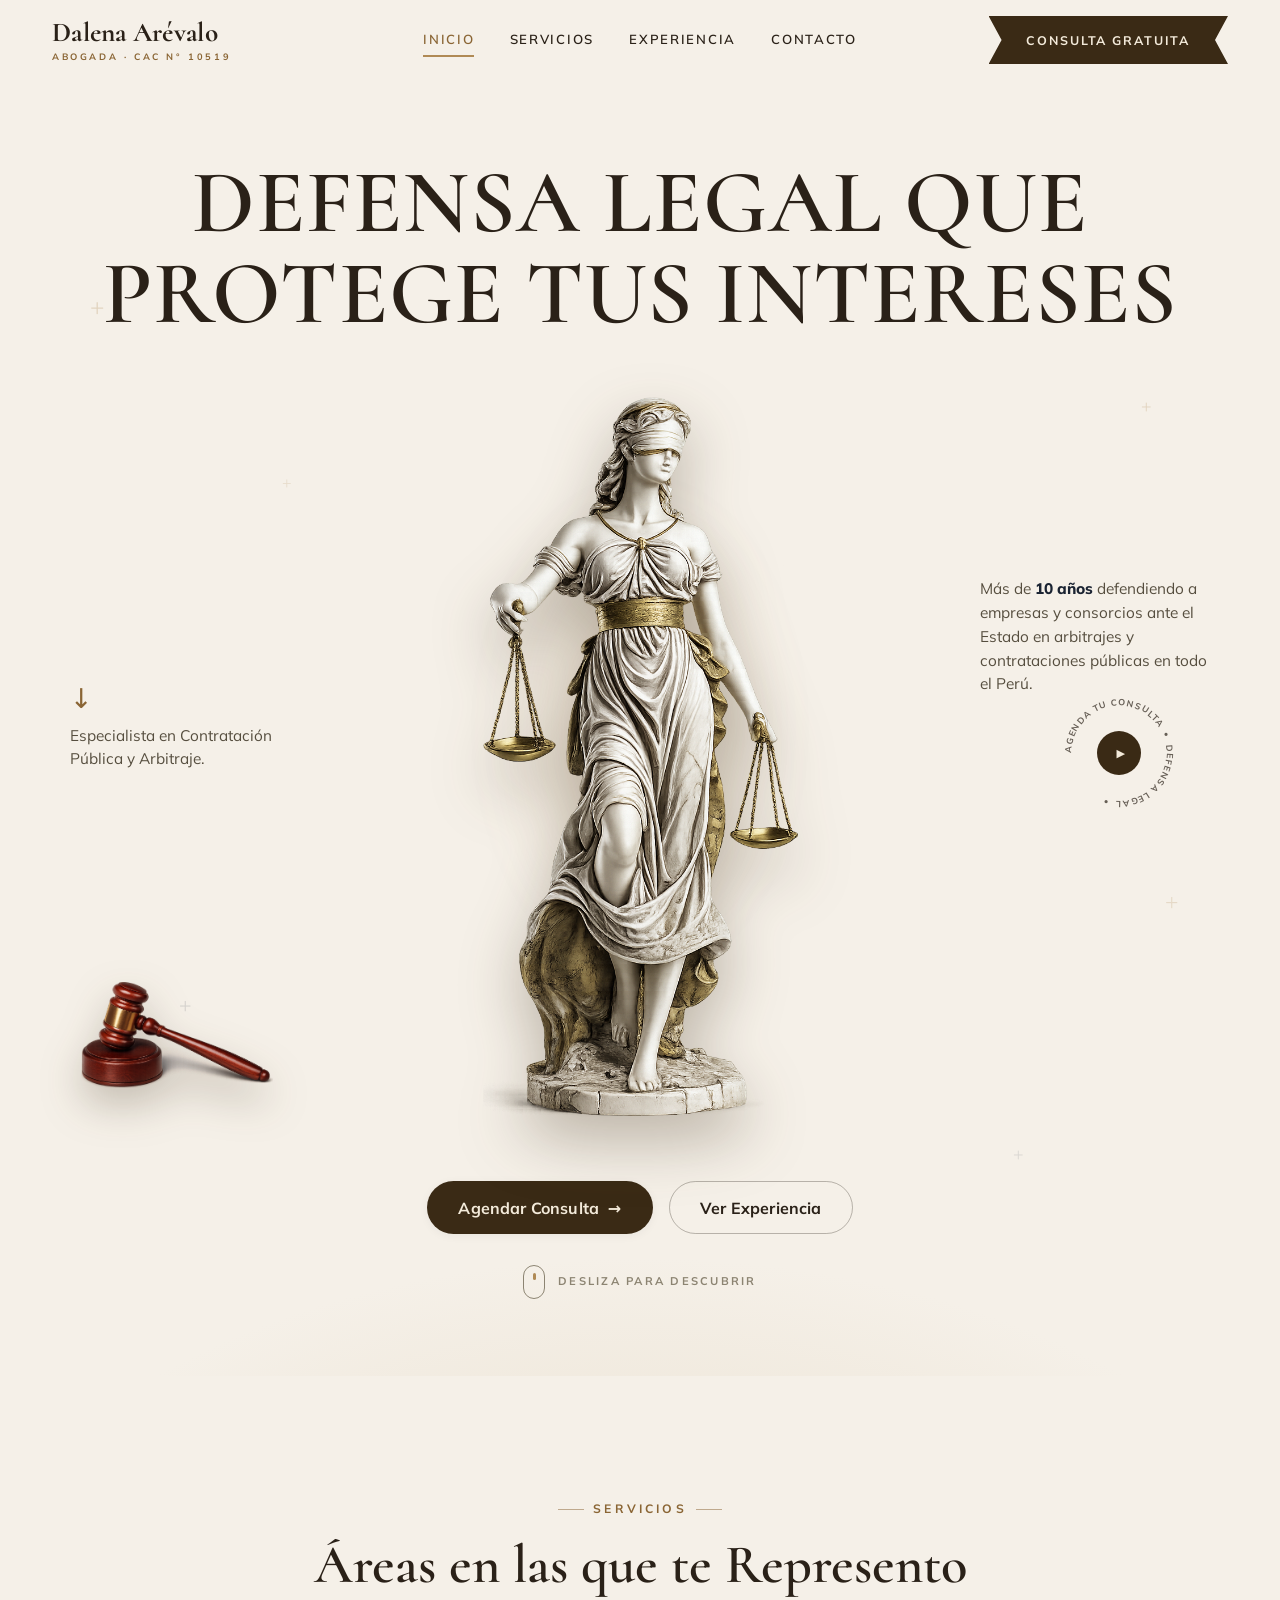
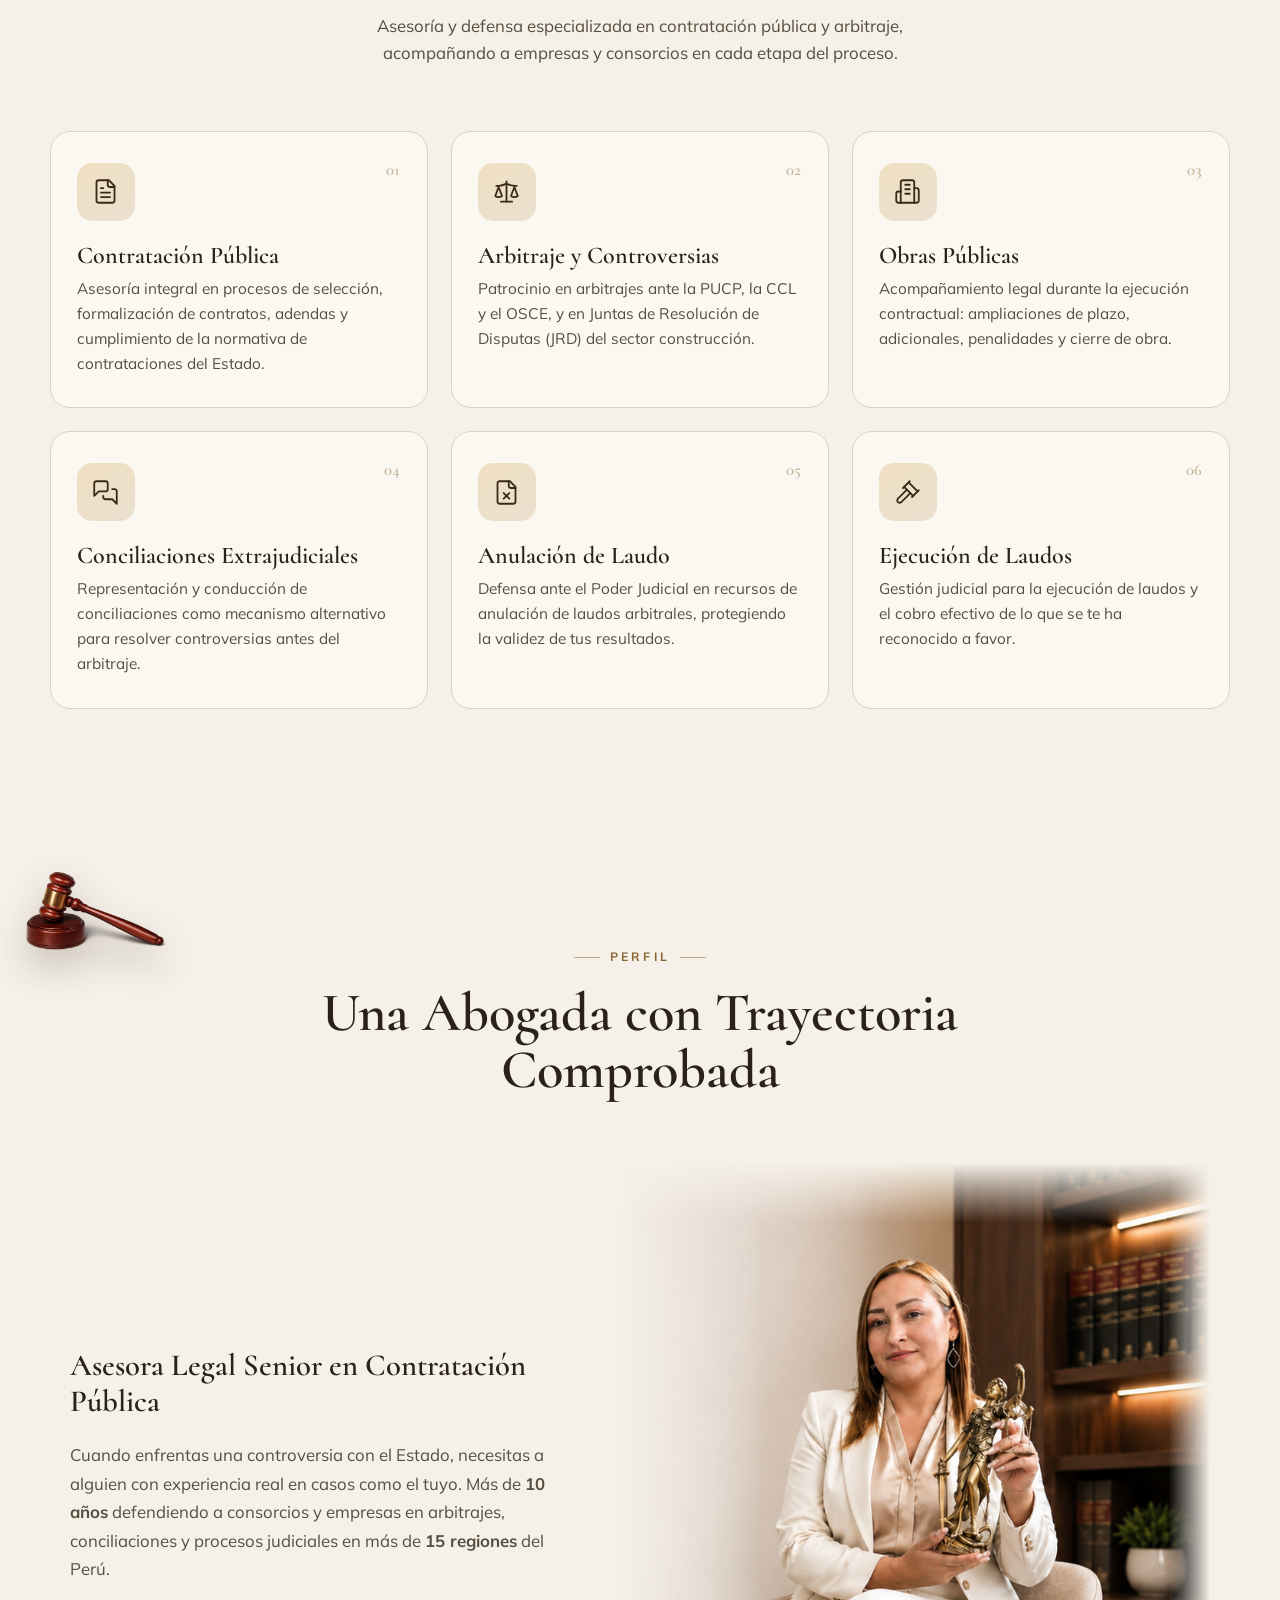
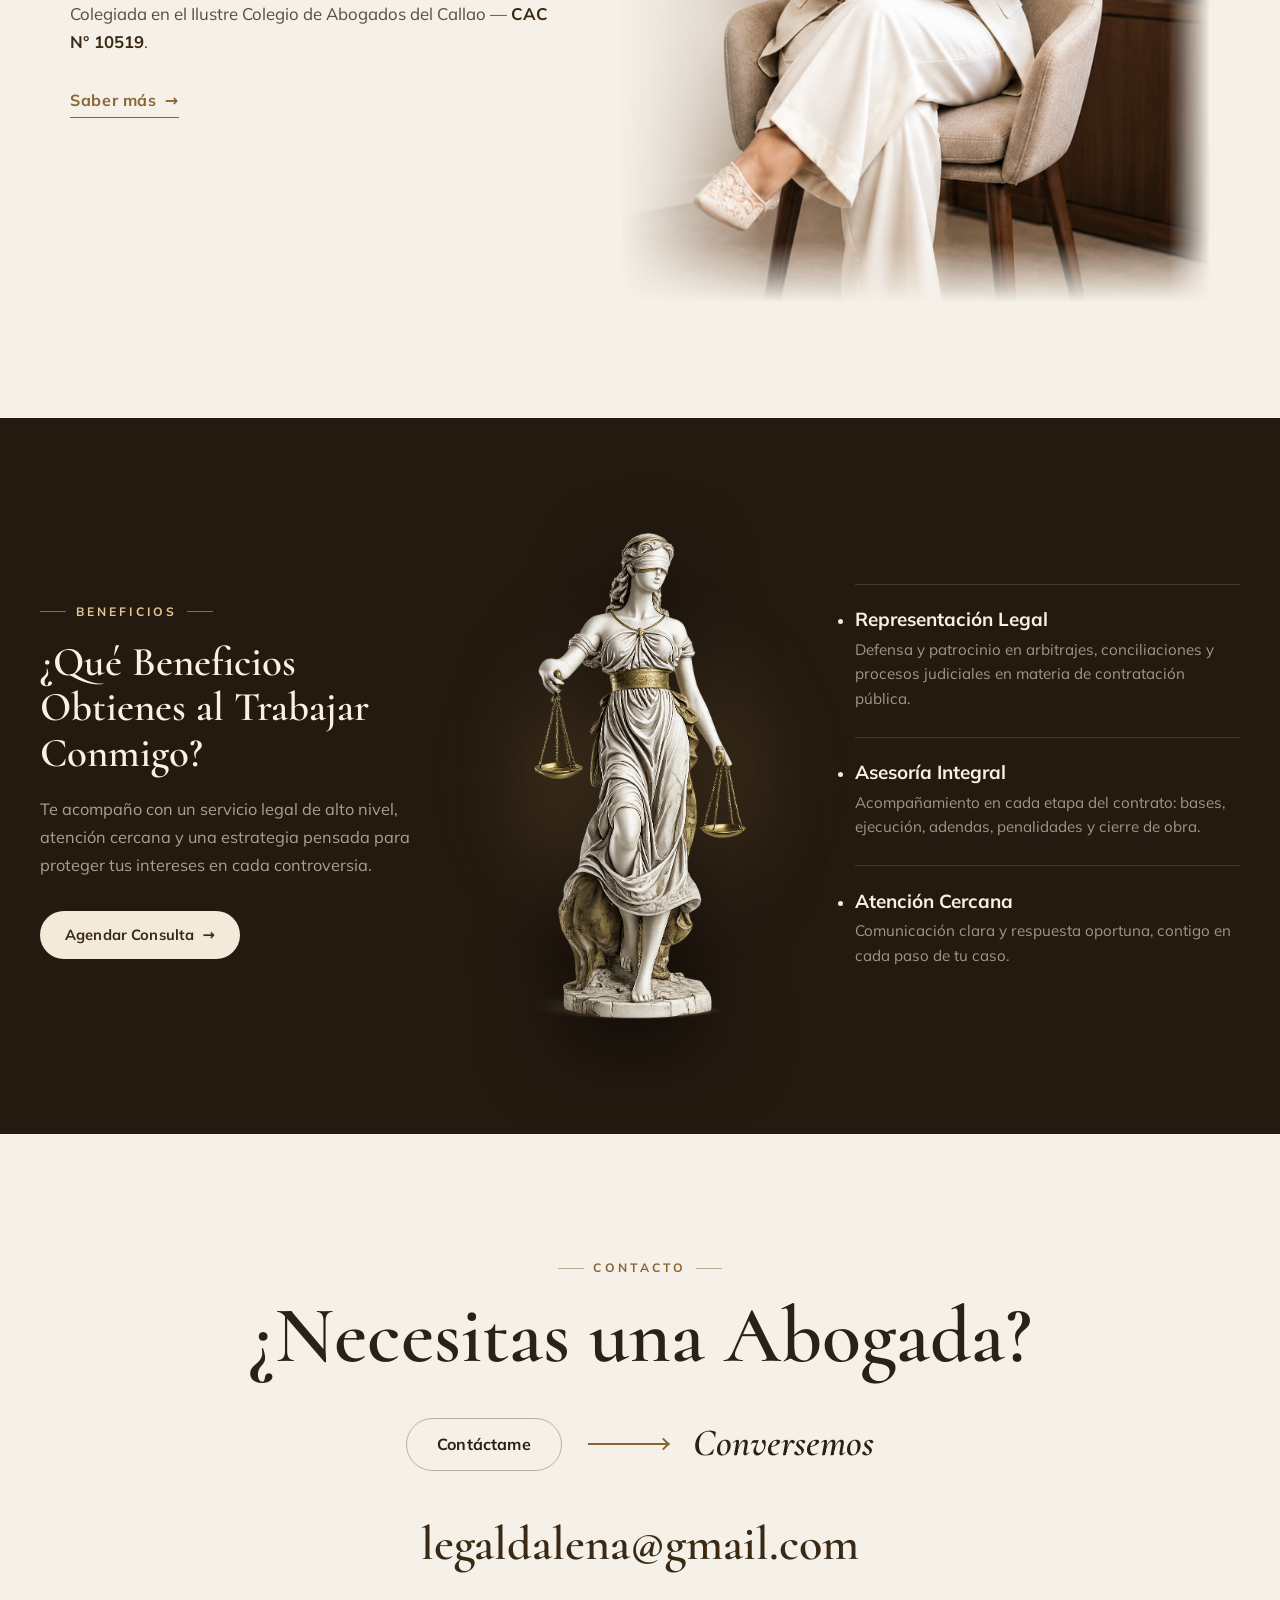
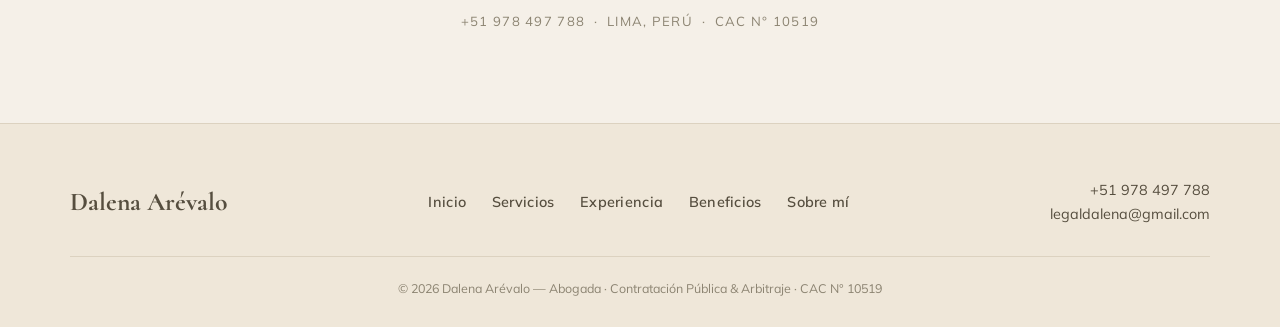
<file: index.html>
<!DOCTYPE html>
<html lang="es">
<head>
  <meta charset="UTF-8" />
  <meta name="viewport" content="width=device-width, initial-scale=1.0" />
  <script>document.documentElement.classList.add('js');</script>
  <title>Dalena Arévalo — Abogada | Contratación Pública &amp; Arbitraje</title>
  <meta name="description" content="Dalena Arévalo, abogada especialista en Contratación Pública, Arbitraje y Obras Públicas en Lima, Perú. Más de 10 años protegiendo a empresas y consorcios. Colegiada CAC N° 10519." />
  <meta name="theme-color" content="#F5F0E8" />
  <link rel="icon" type="image/png" href="assets/images/favicon.png" />
  <link rel="apple-touch-icon" href="assets/images/favicon.png" />

  <!-- Open Graph / redes -->
  <meta property="og:type" content="website" />
  <meta property="og:locale" content="es_PE" />
  <meta property="og:title" content="Dalena Arévalo — Abogada | Contratación Pública &amp; Arbitraje" />
  <meta property="og:description" content="Especialista en Contratación Pública, Arbitraje y Obras Públicas en Lima, Perú. +10 años protegiendo a empresas y consorcios." />
  <meta property="og:url" content="https://dalena-abogada.vercel.app/" />
  <meta property="og:image" content="https://dalena-abogada.vercel.app/assets/images/og-image.png" />
  <meta property="og:image:width" content="1200" />
  <meta property="og:image:height" content="630" />
  <meta name="twitter:card" content="summary_large_image" />

  <!-- Tipografías: Cormorant (display) + Mulish (cuerpo) -->
  <link rel="preconnect" href="https://fonts.googleapis.com" />
  <link rel="preconnect" href="https://fonts.gstatic.com" crossorigin />
  <link href="https://fonts.googleapis.com/css2?family=Cormorant:ital,wght@0,400;0,500;0,600;0,700;1,500;1,600;1,700&family=Mulish:ital,wght@0,300..800;1,400..700&display=swap" rel="stylesheet" />

  <link rel="stylesheet" href="css/styles.css" />
</head>
<body>

  <!-- ============================ NAVBAR ============================ -->
  <header class="nav" id="nav">
    <div class="nav__inner">
      <a class="nav__logo" href="#inicio" aria-label="Dalena Arévalo, Abogada — Inicio">
        <span class="nav__logo-name">Dalena Arévalo</span>
        <span class="nav__logo-sub">Abogada · CAC N° 10519</span>
      </a>

      <nav class="nav__links" id="navLinks" aria-label="Navegación principal">
        <a href="#inicio">Inicio</a>
        <a href="#servicios">Servicios</a>
        <a href="#experiencia">Experiencia</a>
        <a href="#contacto">Contacto</a>
        <a href="#contacto" class="btn btn--ribbon nav__cta-mobile">Consulta Gratuita</a>
      </nav>

      <div class="nav__end">
        <a href="#contacto" class="btn btn--ribbon nav__cta">Consulta Gratuita</a>
        <button class="nav__burger" id="burger" aria-label="Abrir menú" aria-expanded="false" aria-controls="navLinks">
          <span></span><span></span><span></span>
        </button>
      </div>
    </div>
  </header>

  <!-- ============================= HERO ============================= -->
  <section class="hero" id="inicio">

    <!-- Cruces decorativas -->
    <div class="hero__deco" aria-hidden="true">
      <span class="plus plus--1">+</span>
      <span class="plus plus--2">+</span>
      <span class="plus plus--3">+</span>
      <span class="plus plus--4">+</span>
      <span class="plus plus--5">+</span>
      <span class="plus plus--6">+</span>
    </div>

    <div class="hero__inner">

      <!-- Titular centrado -->
      <h1 class="hero__title">
        <span class="line"><span class="line__in" style="--d:.15s">Defensa Legal que</span></span>
        <span class="line"><span class="line__in" style="--d:.34s">Protege tus Intereses</span></span>
      </h1>

      <!-- Escenario: estatua central + textos laterales + mazo + badge -->
      <div class="hero__stage">

        <!-- Caption izquierda -->
        <div class="hero__aside hero__aside--left reveal" style="--d:.5s">
          <span class="hero__arrow" aria-hidden="true">&darr;</span>
          <p>Especialista en Contratación Pública y Arbitraje.</p>
        </div>

        <!-- Estatua central (imagen real) -->
        <div class="hero__statue" data-depth="6">
          <img class="hero__statue-img" src="assets/images/estatua-justicia.png"
               alt="Estatua de la Justicia sosteniendo la balanza" />
        </div>

        <!-- Caption derecha -->
        <div class="hero__aside hero__aside--right reveal" style="--d:.58s">
          <p>Más de <strong>10 años</strong> defendiendo a empresas y consorcios ante el Estado en arbitrajes y contrataciones públicas en todo el Perú.</p>
        </div>

        <!-- Mazo (imagen real) -->
        <div class="hero__gavel" aria-hidden="true" data-depth="22">
          <img class="hero__gavel-img" src="assets/images/maso.png" alt="" />
        </div>

        <!-- Badge circular giratorio -->
        <div class="hero__badge hero__badge--in" data-depth="15" aria-hidden="true">
          <svg class="hero__badge-ring" viewBox="0 0 120 120">
            <defs>
              <path id="badgePath" d="M60,60 m-42,0 a42,42 0 1,1 84,0 a42,42 0 1,1 -84,0" />
            </defs>
            <text>
              <textPath href="#badgePath" startOffset="0">AGENDA TU CONSULTA&nbsp;&nbsp;•&nbsp;&nbsp;DEFENSA LEGAL&nbsp;&nbsp;•&nbsp;&nbsp;</textPath>
            </text>
          </svg>
          <span class="hero__badge-play">&#9654;</span>
        </div>

      </div>

      <!-- CTAs centrados -->
      <div class="hero__cta reveal" style="--d:.8s">
        <a href="#contacto" class="btn btn--solid btn--lg">
          Agendar Consulta <span class="btn__arrow">&rarr;</span>
        </a>
        <a href="#experiencia" class="btn btn--ghost btn--lg">Ver Experiencia</a>
      </div>

      <a class="hero__scroll reveal" style="--d:.9s" href="#servicios" aria-label="Desliza para descubrir más">
        <span class="hero__scroll-track"><span class="hero__scroll-dot"></span></span>
        Desliza para descubrir
      </a>

    </div>
  </section>

  <!-- ============================ SERVICIOS ============================ -->
  <section class="services" id="servicios">
    <div class="services__head">
      <span class="kicker js-reveal">Servicios</span>
      <h2 class="services__title js-reveal" style="--rd:.06s">Áreas en las que te Represento</h2>
      <p class="services__sub js-reveal" style="--rd:.12s">
        Asesoría y defensa especializada en contratación pública y arbitraje,
        acompañando a empresas y consorcios en cada etapa del proceso.
      </p>
    </div>

    <div class="services__grid">

      <article class="svc js-reveal" style="--rd:0s">
        <span class="svc__num">01</span>
        <span class="svc__icon" aria-hidden="true">
          <svg viewBox="0 0 24 24" fill="none" stroke="currentColor" stroke-width="1.6" stroke-linecap="round" stroke-linejoin="round">
            <path d="M15 2H6a2 2 0 0 0-2 2v16a2 2 0 0 0 2 2h12a2 2 0 0 0 2-2V7Z"/>
            <path d="M14 2v4a2 2 0 0 0 2 2h4"/>
            <path d="M16 13H8"/><path d="M16 17H8"/><path d="M10 9H8"/>
          </svg>
        </span>
        <h3 class="svc__title">Contratación Pública</h3>
        <p class="svc__desc">Asesoría integral en procesos de selección, formalización de contratos, adendas y cumplimiento de la normativa de contrataciones del Estado.</p>
      </article>

      <article class="svc js-reveal" style="--rd:.08s">
        <span class="svc__num">02</span>
        <span class="svc__icon" aria-hidden="true">
          <svg viewBox="0 0 24 24" fill="none" stroke="currentColor" stroke-width="1.6" stroke-linecap="round" stroke-linejoin="round">
            <path d="m16 16 3-8 3 8c-.87.65-1.92 1-3 1s-2.13-.35-3-1Z"/>
            <path d="m2 16 3-8 3 8c-.87.65-1.92 1-3 1s-2.13-.35-3-1Z"/>
            <path d="M7 21h10"/><path d="M12 3v18"/>
            <path d="M3 7h2c2 0 5-1 7-2 2 1 5 2 7 2h2"/>
          </svg>
        </span>
        <h3 class="svc__title">Arbitraje y Controversias</h3>
        <p class="svc__desc">Patrocinio en arbitrajes ante la PUCP, la CCL y el OSCE, y en Juntas de Resolución de Disputas (JRD) del sector construcción.</p>
      </article>

      <article class="svc js-reveal" style="--rd:.16s">
        <span class="svc__num">03</span>
        <span class="svc__icon" aria-hidden="true">
          <svg viewBox="0 0 24 24" fill="none" stroke="currentColor" stroke-width="1.6" stroke-linecap="round" stroke-linejoin="round">
            <path d="M6 22V4a2 2 0 0 1 2-2h8a2 2 0 0 1 2 2v18Z"/>
            <path d="M6 12H4a2 2 0 0 0-2 2v6a2 2 0 0 0 2 2h2"/>
            <path d="M18 9h2a2 2 0 0 1 2 2v9a2 2 0 0 1-2 2h-2"/>
            <path d="M10 6h4"/><path d="M10 10h4"/><path d="M10 14h4"/>
          </svg>
        </span>
        <h3 class="svc__title">Obras Públicas</h3>
        <p class="svc__desc">Acompañamiento legal durante la ejecución contractual: ampliaciones de plazo, adicionales, penalidades y cierre de obra.</p>
      </article>

      <article class="svc js-reveal" style="--rd:0s">
        <span class="svc__num">04</span>
        <span class="svc__icon" aria-hidden="true">
          <svg viewBox="0 0 24 24" fill="none" stroke="currentColor" stroke-width="1.6" stroke-linecap="round" stroke-linejoin="round">
            <path d="M14 9a2 2 0 0 1-2 2H6l-4 4V4a2 2 0 0 1 2-2h8a2 2 0 0 1 2 2Z"/>
            <path d="M18 9h2a2 2 0 0 1 2 2v11l-4-4h-6a2 2 0 0 1-2-2v-1"/>
          </svg>
        </span>
        <h3 class="svc__title">Conciliaciones Extrajudiciales</h3>
        <p class="svc__desc">Representación y conducción de conciliaciones como mecanismo alternativo para resolver controversias antes del arbitraje.</p>
      </article>

      <article class="svc js-reveal" style="--rd:.08s">
        <span class="svc__num">05</span>
        <span class="svc__icon" aria-hidden="true">
          <svg viewBox="0 0 24 24" fill="none" stroke="currentColor" stroke-width="1.6" stroke-linecap="round" stroke-linejoin="round">
            <path d="M15 2H6a2 2 0 0 0-2 2v16a2 2 0 0 0 2 2h12a2 2 0 0 0 2-2V7Z"/>
            <path d="M14 2v4a2 2 0 0 0 2 2h4"/>
            <path d="m14.5 12.5-5 5"/><path d="m9.5 12.5 5 5"/>
          </svg>
        </span>
        <h3 class="svc__title">Anulación de Laudo</h3>
        <p class="svc__desc">Defensa ante el Poder Judicial en recursos de anulación de laudos arbitrales, protegiendo la validez de tus resultados.</p>
      </article>

      <article class="svc js-reveal" style="--rd:.16s">
        <span class="svc__num">06</span>
        <span class="svc__icon" aria-hidden="true">
          <svg viewBox="0 0 24 24" fill="none" stroke="currentColor" stroke-width="1.6" stroke-linecap="round" stroke-linejoin="round">
            <path d="m14.5 12.5-8 8a2.119 2.119 0 1 1-3-3l8-8"/>
            <path d="m16 16 6-6"/><path d="m8 8 6-6"/>
            <path d="m9 7 8 8"/><path d="m21 11-8-8"/>
          </svg>
        </span>
        <h3 class="svc__title">Ejecución de Laudos</h3>
        <p class="svc__desc">Gestión judicial para la ejecución de laudos y el cobro efectivo de lo que se te ha reconocido a favor.</p>
      </article>

    </div>
  </section>

  <!-- ============================ PERFIL / EXPERIENCIA ============================ -->
  <section class="about" id="experiencia">
    <div class="about__gavel" aria-hidden="true">
      <img src="assets/images/maso.png" alt="" />
    </div>

    <div class="about__head">
      <span class="kicker js-reveal">Perfil</span>
      <h2 class="services__title js-reveal" style="--rd:.06s">Una Abogada con Trayectoria Comprobada</h2>
    </div>

    <div class="about__grid">

      <div class="about__text">
        <h3 class="about__lead js-reveal">Asesora Legal Senior en Contratación Pública</h3>
        <p class="js-reveal" style="--rd:.08s">
          Cuando enfrentas una controversia con el Estado, necesitas a alguien con
          experiencia real en casos como el tuyo. Más de <strong>10 años</strong>
          defendiendo a consorcios y empresas en arbitrajes, conciliaciones y procesos
          judiciales en más de <strong>15 regiones</strong> del Perú.
        </p>
        <p class="about__cred js-reveal" style="--rd:.14s">
          Colegiada en el Ilustre Colegio de Abogados del Callao — <strong>CAC N° 10519</strong>.
        </p>
        <a class="about__link js-reveal" style="--rd:.2s" href="sobre-mi.html">
          Saber más <span class="about__link-arrow">&rarr;</span>
        </a>
      </div>

      <div class="about__media js-reveal" style="--rd:.1s">
        <div class="about__photo">
          <img id="dalenaImg" class="about__photo-img" src="assets/images/dalena.png" alt="Dalena Arévalo, abogada" decoding="async"
               style="display:none" onload="this.style.display='block'; var p=document.getElementById('dalenaPlaceholder'); if(p) p.style.display='none';"
               onerror="var p=document.getElementById('dalenaPlaceholder'); if(p) p.style.display='flex';" />
          <div id="dalenaPlaceholder" class="about__placeholder">
            <svg viewBox="0 0 24 24" width="58" height="58" fill="none" stroke="currentColor" stroke-width="1.3" stroke-linecap="round" stroke-linejoin="round">
              <circle cx="12" cy="8" r="4"/><path d="M4 21a8 8 0 0 1 16 0"/>
            </svg>
            <span>Foto profesional<br/>de Dalena</span>
          </div>
        </div>
      </div>

    </div>
  </section>

  <!-- ============================ BENEFICIOS (contraste) ============================ -->
  <section class="benefits" id="beneficios">
    <div class="benefits__grid">

      <div class="benefits__intro">
        <span class="kicker kicker--light js-reveal">Beneficios</span>
        <h2 class="benefits__title js-reveal" style="--rd:.06s">¿Qué Beneficios Obtienes al Trabajar Conmigo?</h2>
        <p class="benefits__sub js-reveal" style="--rd:.12s">
          Te acompaño con un servicio legal de alto nivel, atención cercana y una
          estrategia pensada para proteger tus intereses en cada controversia.
        </p>
        <a class="btn btn--cream js-reveal" style="--rd:.18s" href="https://wa.me/51978497788">
          Agendar Consulta <span class="btn__arrow">&rarr;</span>
        </a>
      </div>

      <div class="benefits__media js-reveal" style="--rd:.1s">
        <div class="benefits__glow" aria-hidden="true"></div>
        <img class="benefits__statue" src="assets/images/estatua-justicia.png" alt="Estatua de la Justicia" />
      </div>

      <ul class="benefits__list">
        <li class="benefit js-reveal">
          <h3>Representación Legal</h3>
          <p>Defensa y patrocinio en arbitrajes, conciliaciones y procesos judiciales en materia de contratación pública.</p>
        </li>
        <li class="benefit js-reveal" style="--rd:.08s">
          <h3>Asesoría Integral</h3>
          <p>Acompañamiento en cada etapa del contrato: bases, ejecución, adendas, penalidades y cierre de obra.</p>
        </li>
        <li class="benefit js-reveal" style="--rd:.16s">
          <h3>Atención Cercana</h3>
          <p>Comunicación clara y respuesta oportuna, contigo en cada paso de tu caso.</p>
        </li>
      </ul>

    </div>
  </section>

  <!-- ============================ CONTACTO ============================ -->
  <section class="contact" id="contacto">
    <div class="contact__inner">
      <span class="kicker js-reveal">Contacto</span>
      <h2 class="contact__title js-reveal" style="--rd:.06s">¿Necesitas una Abogada?</h2>
      <div class="contact__row js-reveal" style="--rd:.14s">
        <a class="btn btn--ghost btn--lg" href="https://wa.me/51978497788">Contáctame</a>
        <span class="contact__arrow" aria-hidden="true"></span>
        <span class="contact__talk">Conversemos</span>
      </div>
      <a class="contact__email js-reveal" style="--rd:.2s" href="mailto:legaldalena@gmail.com">legaldalena@gmail.com</a>
      <p class="contact__meta js-reveal" style="--rd:.26s">+51 978 497 788 &nbsp;·&nbsp; Lima, Perú &nbsp;·&nbsp; CAC N° 10519</p>
    </div>
  </section>

  <!-- ============================ FOOTER ============================ -->
  <footer class="site-footer">
    <div class="site-footer__inner">
      <a class="site-footer__brand" href="#inicio">Dalena Arévalo</a>
      <nav class="site-footer__nav" aria-label="Navegación del pie">
        <a href="#inicio">Inicio</a>
        <a href="#servicios">Servicios</a>
        <a href="#experiencia">Experiencia</a>
        <a href="#beneficios">Beneficios</a>
        <a href="sobre-mi.html">Sobre mí</a>
      </nav>
      <div class="site-footer__contact">
        <a href="https://wa.me/51978497788">+51 978 497 788</a><br/>
        <a href="mailto:legaldalena@gmail.com">legaldalena@gmail.com</a>
      </div>
    </div>
    <p class="site-footer__copy">© 2026 Dalena Arévalo — Abogada · Contratación Pública &amp; Arbitraje · CAC N° 10519</p>
  </footer>

  <button class="to-top" id="toTop" aria-label="Volver arriba">
    <svg viewBox="0 0 24 24" fill="none" stroke="currentColor" stroke-width="2.2" stroke-linecap="round" stroke-linejoin="round"><path d="m18 15-6-6-6 6"/></svg>
  </button>

  <script src="js/main.js"></script>
</body>
</html>
</file>
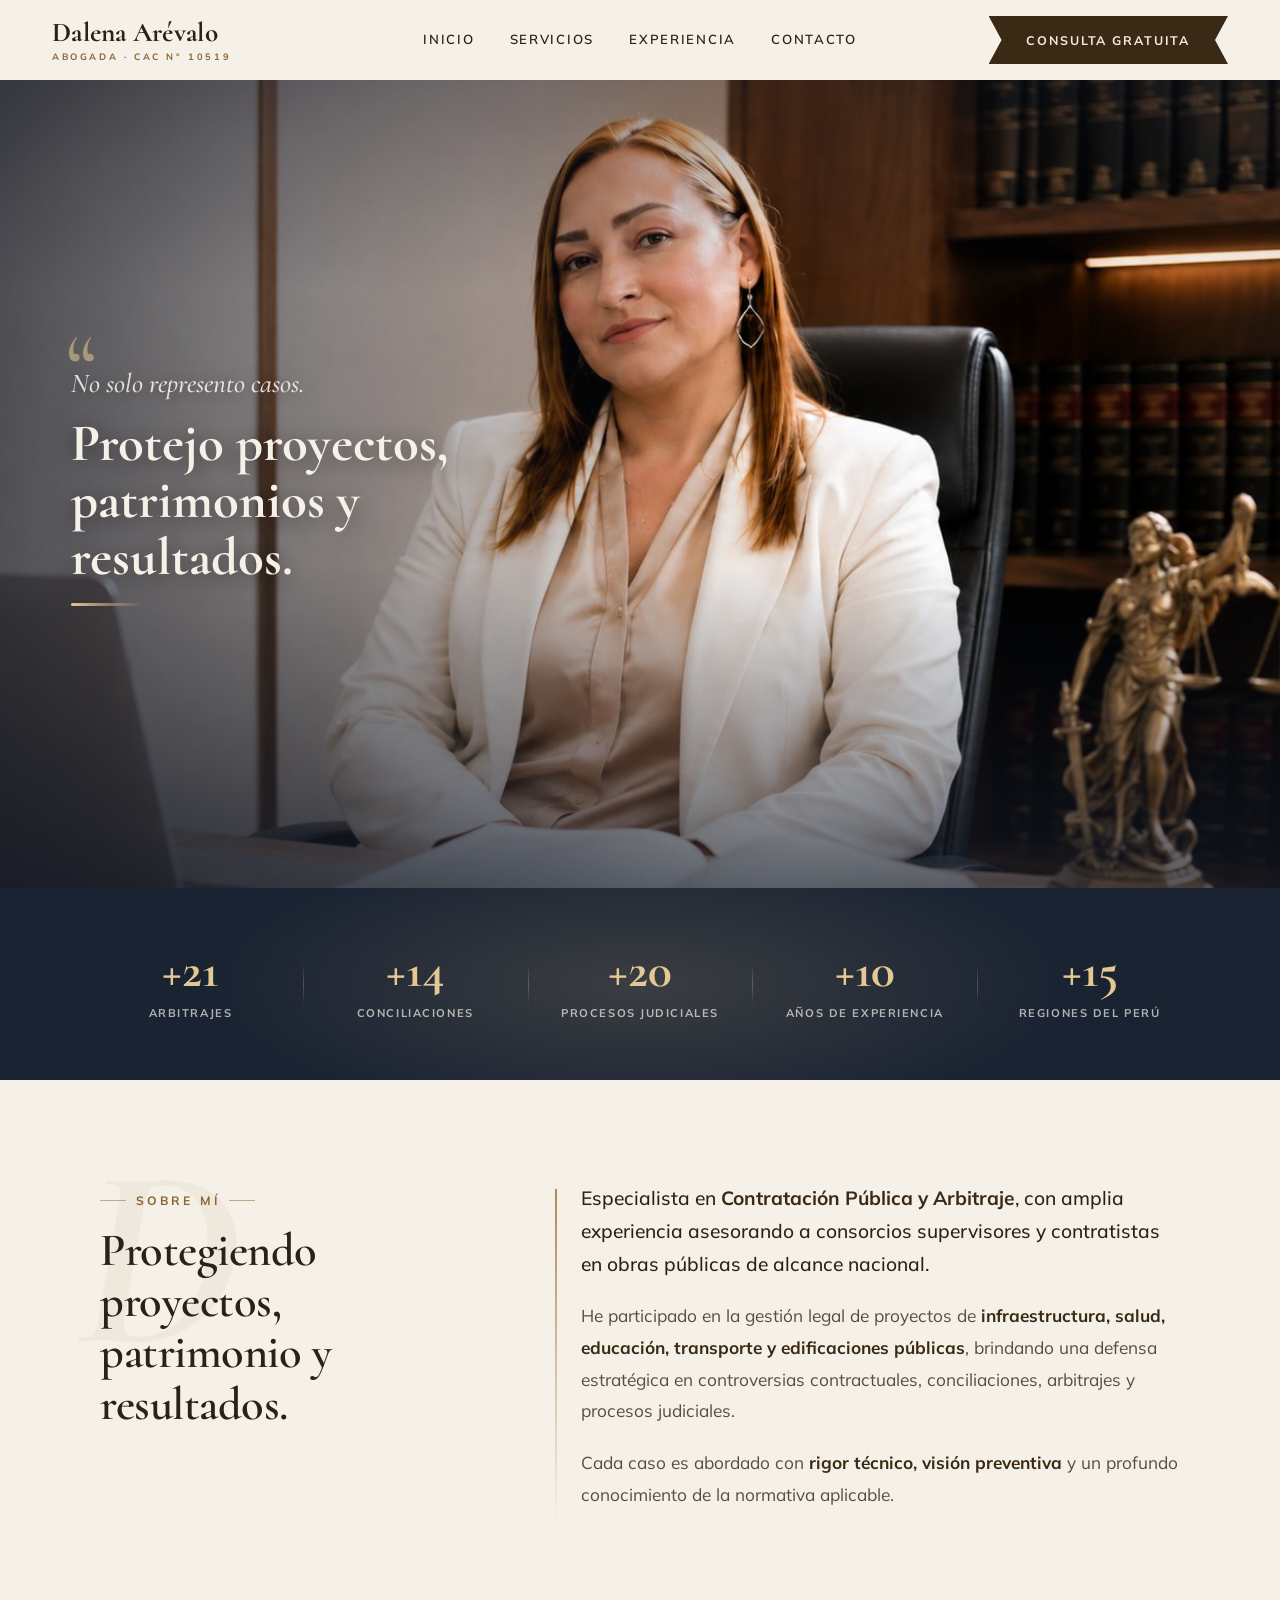
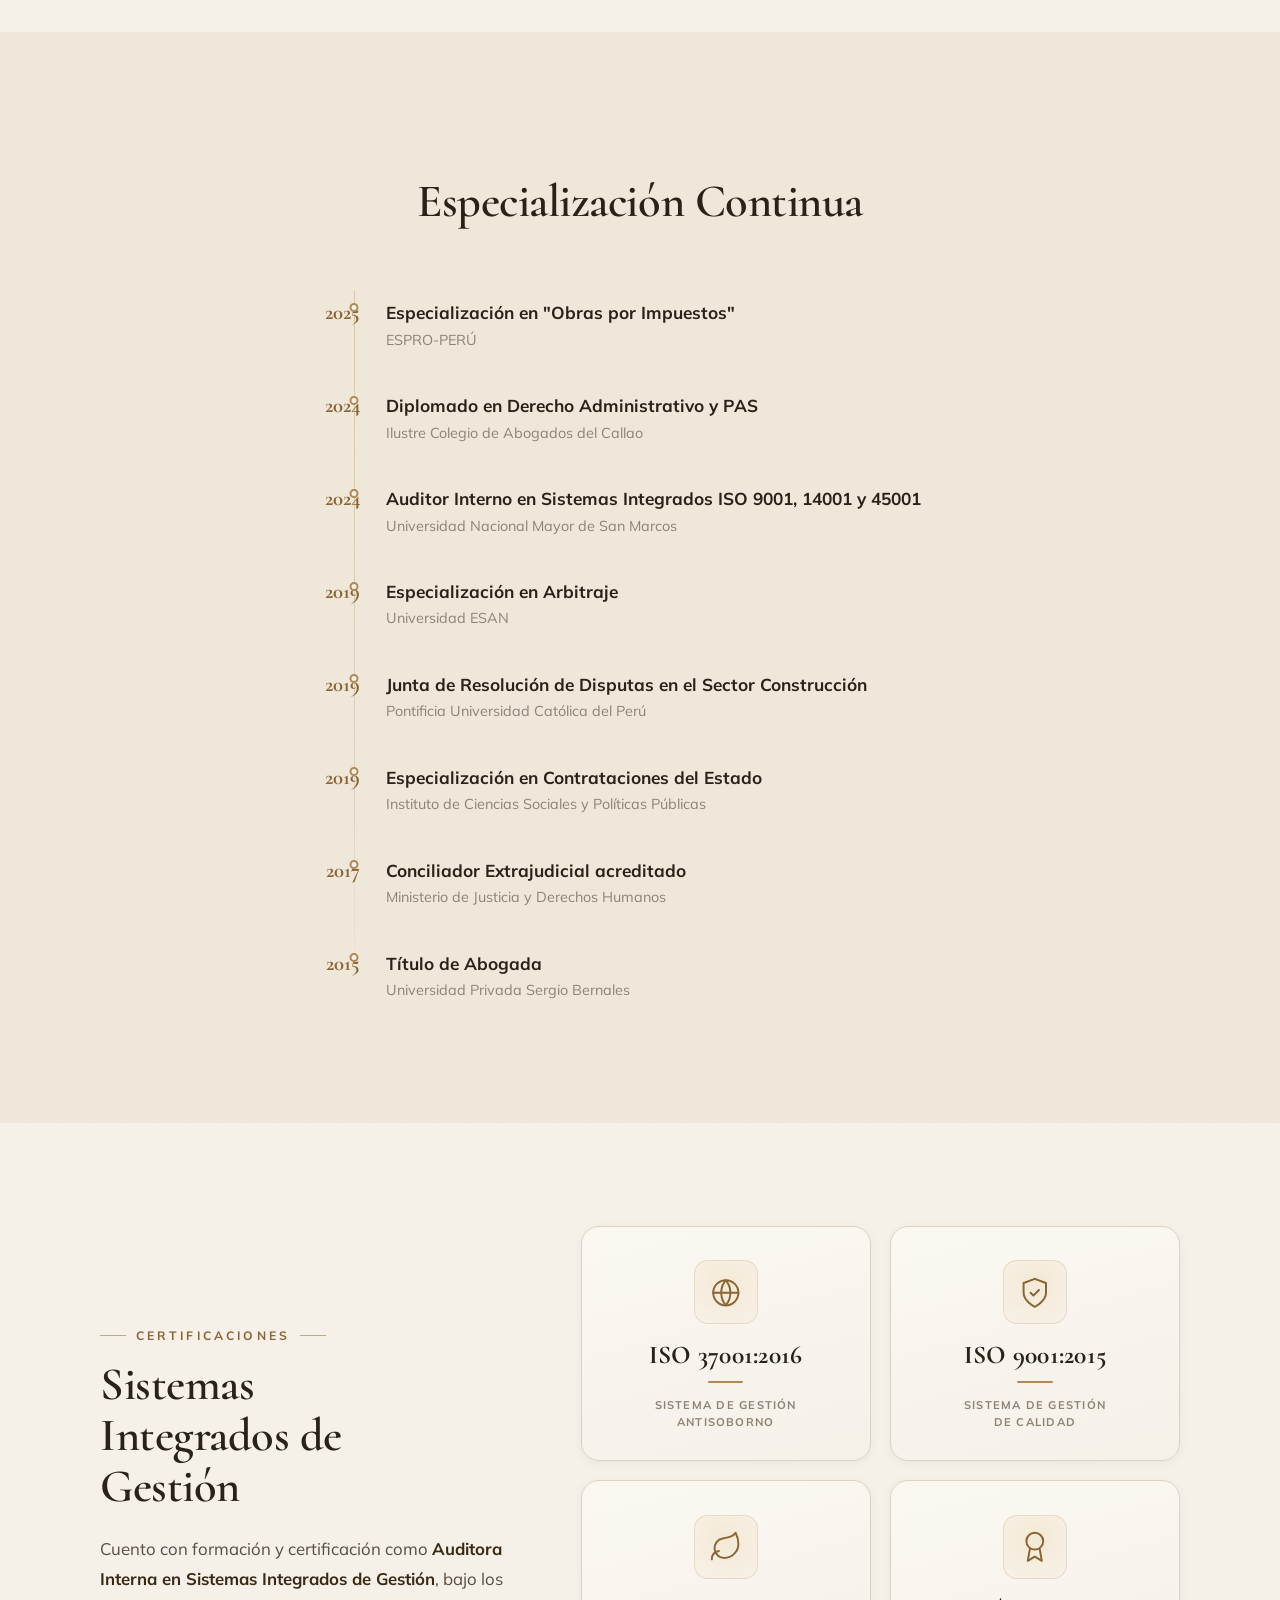
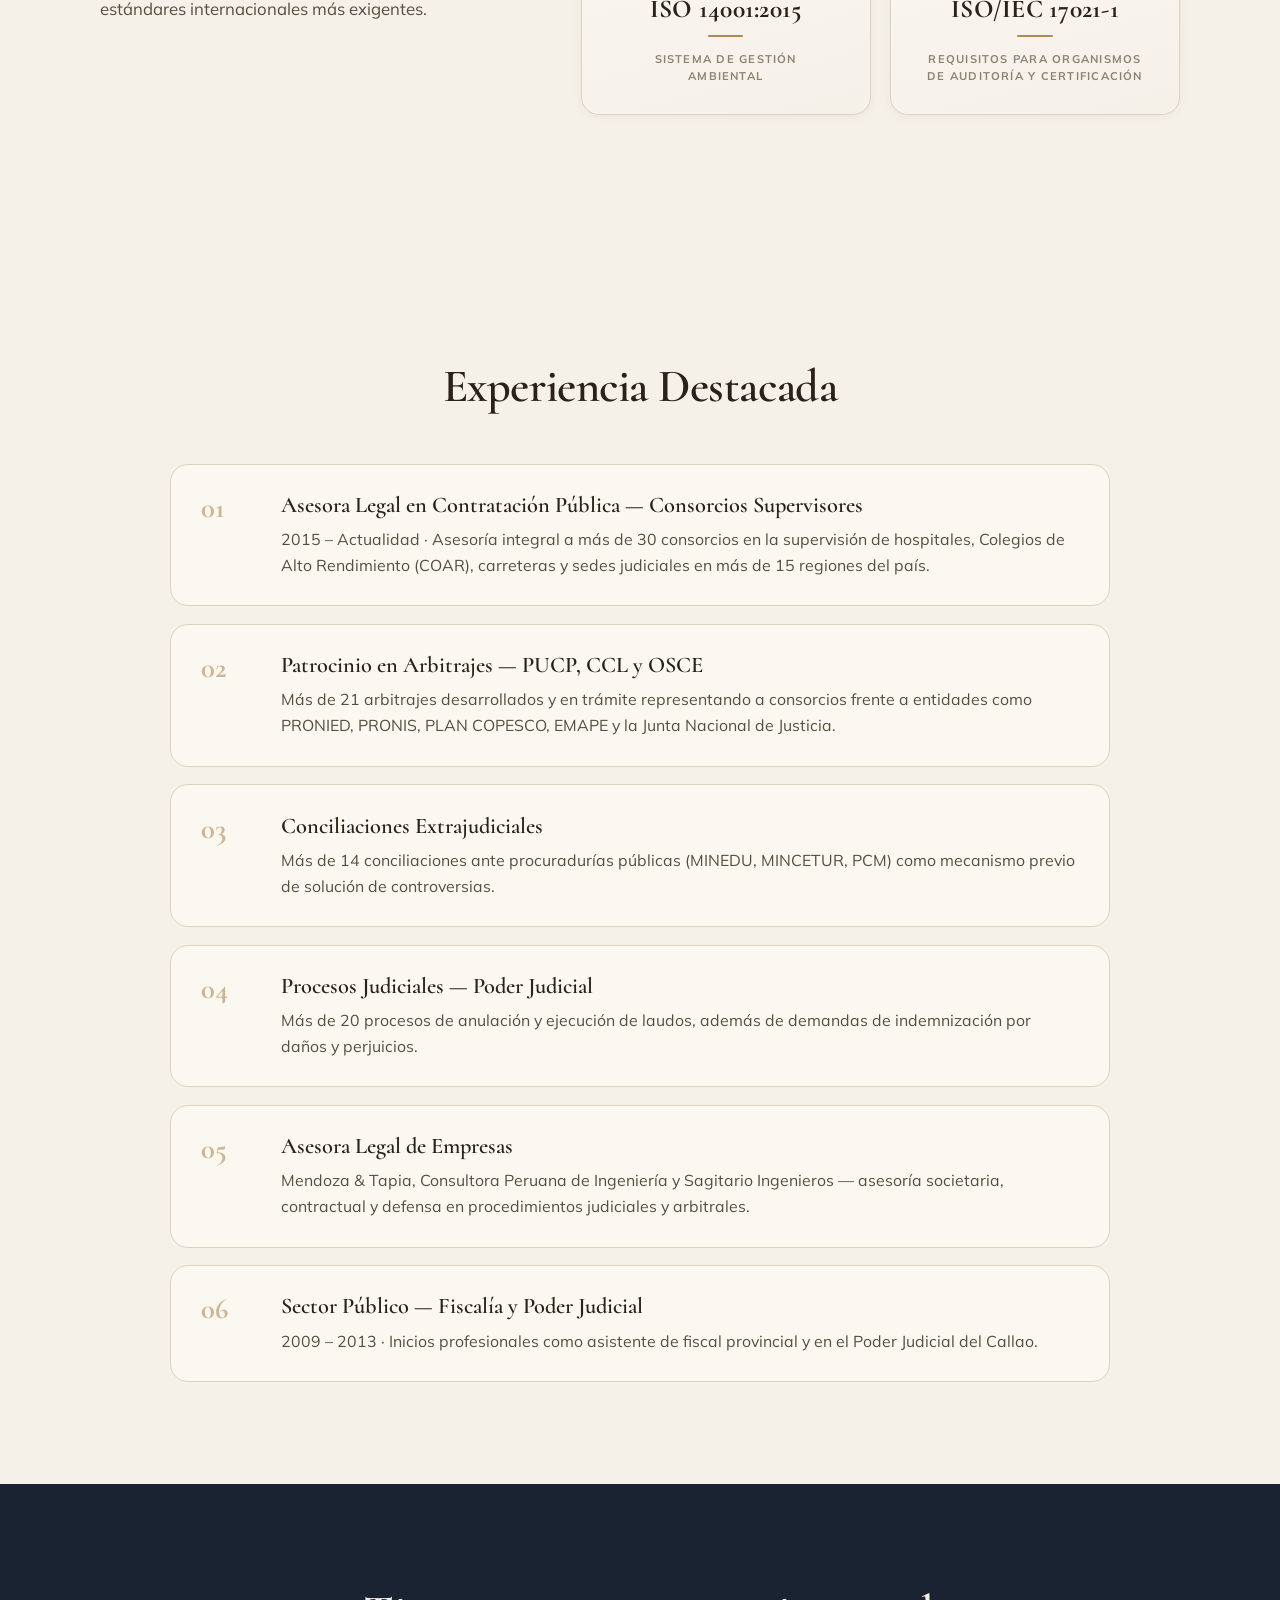
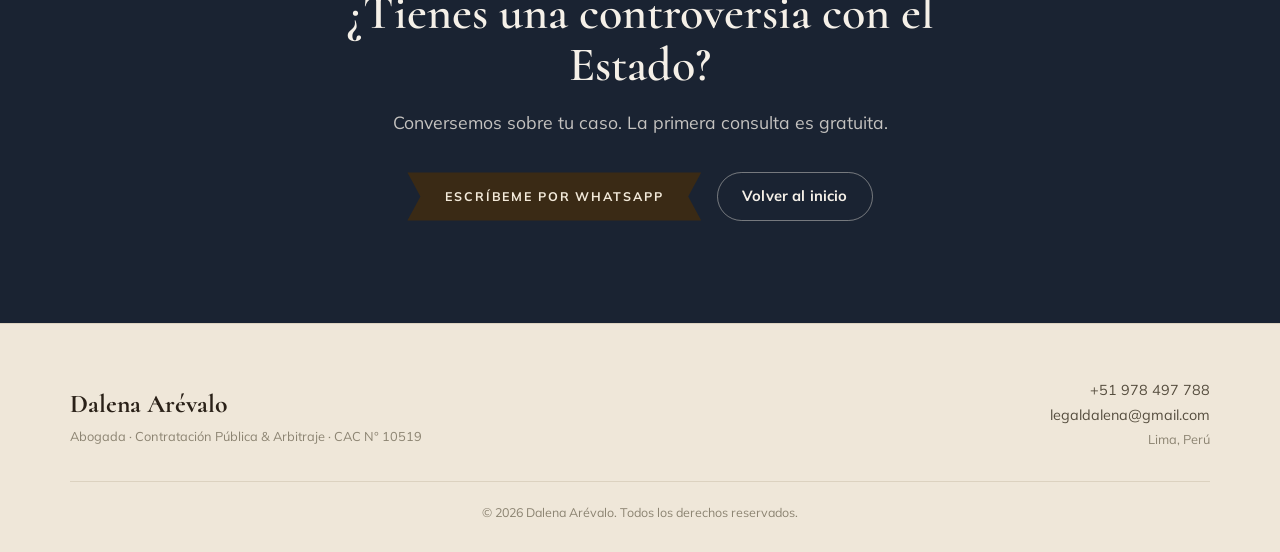
<file: sobre-mi.html>
<!DOCTYPE html>
<html lang="es">
<head>
  <meta charset="UTF-8" />
  <meta name="viewport" content="width=device-width, initial-scale=1.0" />
  <script>document.documentElement.classList.add('js');</script>
  <title>Sobre Dalena Arévalo — Abogada | Perfil profesional</title>
  <meta name="description" content="Perfil profesional de Dalena Arévalo: abogada especialista en contratación pública, arbitraje y obras públicas. +10 años, +21 arbitrajes, +20 procesos judiciales. CAC N° 10519." />
  <meta name="theme-color" content="#F5F0E8" />
  <link rel="icon" type="image/png" href="assets/images/favicon.png" />
  <link rel="apple-touch-icon" href="assets/images/favicon.png" />
  <meta property="og:type" content="profile" />
  <meta property="og:locale" content="es_PE" />
  <meta property="og:title" content="Sobre Dalena Arévalo — Abogada" />
  <meta property="og:description" content="Perfil profesional: +10 años en contratación pública, arbitraje y obras públicas. CAC N° 10519." />
  <meta property="og:url" content="https://dalena-abogada.vercel.app/sobre-mi.html" />
  <meta property="og:image" content="https://dalena-abogada.vercel.app/assets/images/og-image.png" />
  <meta name="twitter:card" content="summary_large_image" />

  <link rel="preconnect" href="https://fonts.googleapis.com" />
  <link rel="preconnect" href="https://fonts.gstatic.com" crossorigin />
  <link href="https://fonts.googleapis.com/css2?family=Cormorant:ital,wght@0,400;0,500;0,600;0,700;1,500;1,600;1,700&family=Mulish:ital,wght@0,300..800;1,400..700&display=swap" rel="stylesheet" />

  <link rel="stylesheet" href="css/styles.css" />
</head>
<body>

  <!-- ============================ NAVBAR ============================ -->
  <header class="nav" id="nav">
    <div class="nav__inner">
      <a class="nav__logo" href="index.html" aria-label="Dalena Arévalo, Abogada — Inicio">
        <span class="nav__logo-name">Dalena Arévalo</span>
        <span class="nav__logo-sub">Abogada · CAC N° 10519</span>
      </a>

      <nav class="nav__links" id="navLinks" aria-label="Navegación principal">
        <a href="index.html">Inicio</a>
        <a href="index.html#servicios">Servicios</a>
        <a href="index.html#experiencia">Experiencia</a>
        <a href="index.html#contacto">Contacto</a>
        <a href="https://wa.me/51978497788" class="btn btn--ribbon nav__cta-mobile">Consulta Gratuita</a>
      </nav>

      <div class="nav__end">
        <a href="https://wa.me/51978497788" class="btn btn--ribbon nav__cta">Consulta Gratuita</a>
        <button class="nav__burger" id="burger" aria-label="Abrir menú" aria-expanded="false" aria-controls="navLinks">
          <span></span><span></span><span></span>
        </button>
      </div>
    </div>
  </header>

  <main>
    <!-- ============================ BANNER FOTO (imagen full-width) ============================ -->
    <section class="profile-banner">
      <img class="profile-banner__img" src="assets/images/portada-perfil.jpg" width="1947" height="808" alt="Dalena Arévalo, abogada especialista en contratación pública, en su despacho" />
      <div class="profile-banner__fog" aria-hidden="true"></div>

      <div class="profile-banner__content">
        <!-- Frase de impacto (izquierda) -->
        <blockquote class="banner-quote js-reveal" style="--rd:.3s">
          <span class="banner-quote__mark" aria-hidden="true">“</span>
          <p class="banner-quote__lead">No solo represento casos.</p>
          <p class="banner-quote__strong">Protejo proyectos,<br/>patrimonios y resultados.</p>
        </blockquote>

        <!-- Frase de apoyo (abajo) -->
        <p class="banner-tagline js-reveal" style="--rd:.5s">
          Más de una década asesorando a consorcios, contratistas y entidades públicas
          en la gestión estratégica de controversias.
        </p>
      </div>
    </section>

    <!-- ============================ STATS (navy) ============================ -->
    <section class="stats-band">
      <div class="stats-band__inner">
        <div class="stat js-reveal" style="--rd:0s"><b class="count" data-count="21">+0</b><span>Arbitrajes</span></div>
        <div class="stat js-reveal" style="--rd:.1s"><b class="count" data-count="14">+0</b><span>Conciliaciones</span></div>
        <div class="stat js-reveal" style="--rd:.2s"><b class="count" data-count="20">+0</b><span>Procesos judiciales</span></div>
        <div class="stat js-reveal" style="--rd:.3s"><b class="count" data-count="10">+0</b><span>Años de experiencia</span></div>
        <div class="stat js-reveal" style="--rd:.4s"><b class="count" data-count="15">+0</b><span>Regiones del Perú</span></div>
      </div>
    </section>

    <!-- ============================ PERFIL ============================ -->
    <section class="section" id="sobre-mi">
      <div class="section__inner two-col">
        <div class="section__head-col">
          <span class="kicker js-reveal">Sobre mí</span>
          <h2 class="section__title js-reveal" style="--rd:.06s">Protegiendo proyectos, patrimonio y resultados.</h2>
        </div>
        <div class="prose js-reveal" style="--rd:.1s">
          <p>Especialista en <strong>Contratación Pública y Arbitraje</strong>, con amplia experiencia asesorando a consorcios supervisores y contratistas en obras públicas de alcance nacional.</p>
          <p>He participado en la gestión legal de proyectos de <strong>infraestructura, salud, educación, transporte y edificaciones públicas</strong>, brindando una defensa estratégica en controversias contractuales, conciliaciones, arbitrajes y procesos judiciales.</p>
          <p>Cada caso es abordado con <strong>rigor técnico, visión preventiva</strong> y un profundo conocimiento de la normativa aplicable.</p>
        </div>
      </div>
    </section>

    <!-- ============================ FORMACIÓN ============================ -->
    <section class="section section--alt">
      <div class="section__inner">
        <div class="section__head">
          <span class="kicker js-reveal">Formación</span>
          <h2 class="section__title js-reveal" style="--rd:.06s">Especialización Continua</h2>
        </div>
        <ul class="cred-list">
          <li class="cred js-reveal"><span class="cred__year">2025</span><div><h3>Especialización en "Obras por Impuestos"</h3><p>ESPRO-PERÚ</p></div></li>
          <li class="cred js-reveal"><span class="cred__year">2024</span><div><h3>Diplomado en Derecho Administrativo y PAS</h3><p>Ilustre Colegio de Abogados del Callao</p></div></li>
          <li class="cred js-reveal"><span class="cred__year">2024</span><div><h3>Auditor Interno en Sistemas Integrados ISO 9001, 14001 y 45001</h3><p>Universidad Nacional Mayor de San Marcos</p></div></li>
          <li class="cred js-reveal"><span class="cred__year">2019</span><div><h3>Especialización en Arbitraje</h3><p>Universidad ESAN</p></div></li>
          <li class="cred js-reveal"><span class="cred__year">2019</span><div><h3>Junta de Resolución de Disputas en el Sector Construcción</h3><p>Pontificia Universidad Católica del Perú</p></div></li>
          <li class="cred js-reveal"><span class="cred__year">2019</span><div><h3>Especialización en Contrataciones del Estado</h3><p>Instituto de Ciencias Sociales y Políticas Públicas</p></div></li>
          <li class="cred js-reveal"><span class="cred__year">2017</span><div><h3>Conciliador Extrajudicial acreditado</h3><p>Ministerio de Justicia y Derechos Humanos</p></div></li>
          <li class="cred js-reveal"><span class="cred__year">2015</span><div><h3>Título de Abogada</h3><p>Universidad Privada Sergio Bernales</p></div></li>
        </ul>
      </div>
    </section>

    <!-- ============================ CERTIFICACIONES ISO ============================ -->
    <section class="section">
      <div class="section__inner">
        <div class="iso-grid">

          <div class="iso-intro">
            <span class="kicker js-reveal">Certificaciones</span>
            <h2 class="section__title js-reveal" style="--rd:.06s">Sistemas Integrados de Gestión</h2>
            <p class="iso-intro__text js-reveal" style="--rd:.12s">
              Cuento con formación y certificación como <strong>Auditora Interna en Sistemas
              Integrados de Gestión</strong>, bajo los estándares internacionales más exigentes.
            </p>
          </div>

          <div class="iso-cards">
            <article class="iso-card js-reveal">
              <span class="iso-card__icon" aria-hidden="true">
                <svg viewBox="0 0 24 24" fill="none" stroke="currentColor" stroke-width="1.4" stroke-linecap="round" stroke-linejoin="round">
                  <circle cx="12" cy="12" r="9"/><path d="M3 12h18"/>
                  <path d="M12 3a14 14 0 0 1 0 18 14 14 0 0 1 0-18Z"/>
                </svg>
              </span>
              <h3>ISO 37001:2016</h3>
              <p>Sistema de Gestión<br/>Antisoborno</p>
            </article>

            <article class="iso-card js-reveal" style="--rd:.08s">
              <span class="iso-card__icon" aria-hidden="true">
                <svg viewBox="0 0 24 24" fill="none" stroke="currentColor" stroke-width="1.4" stroke-linecap="round" stroke-linejoin="round">
                  <path d="M12 22s8-4 8-10V5l-8-3-8 3v7c0 6 8 10 8 10Z"/><path d="m9 12 2 2 4-4"/>
                </svg>
              </span>
              <h3>ISO 9001:2015</h3>
              <p>Sistema de Gestión<br/>de Calidad</p>
            </article>

            <article class="iso-card js-reveal" style="--rd:.04s">
              <span class="iso-card__icon" aria-hidden="true">
                <svg viewBox="0 0 24 24" fill="none" stroke="currentColor" stroke-width="1.4" stroke-linecap="round" stroke-linejoin="round">
                  <path d="M11 20A7 7 0 0 1 9.8 6.1C15.5 5 17 4.48 19 2c1 2 2 4.18 2 8 0 5.5-4.78 10-10 10Z"/>
                  <path d="M2 21c0-3 1.85-5.36 5.08-6"/>
                </svg>
              </span>
              <h3>ISO 14001:2015</h3>
              <p>Sistema de Gestión<br/>Ambiental</p>
            </article>

            <article class="iso-card js-reveal" style="--rd:.12s">
              <span class="iso-card__icon" aria-hidden="true">
                <svg viewBox="0 0 24 24" fill="none" stroke="currentColor" stroke-width="1.4" stroke-linecap="round" stroke-linejoin="round">
                  <circle cx="12" cy="8" r="6"/><path d="M15.5 13.5 17 22l-5-3-5 3 1.5-8.5"/>
                </svg>
              </span>
              <h3>ISO/IEC 17021-1</h3>
              <p>Requisitos para organismos<br/>de auditoría y certificación</p>
            </article>
          </div>

        </div>
      </div>
    </section>

    <!-- ============================ EXPERIENCIA ============================ -->
    <section class="section">
      <div class="section__inner">
        <div class="section__head">
          <span class="kicker js-reveal">Trayectoria</span>
          <h2 class="section__title js-reveal" style="--rd:.06s">Experiencia Destacada</h2>
        </div>
        <ul class="exp-list">
          <li class="exp js-reveal">
            <div class="exp__body">
              <h3>Asesora Legal en Contratación Pública — Consorcios Supervisores</h3>
              <p>2015 – Actualidad · Asesoría integral a más de 30 consorcios en la supervisión de hospitales, Colegios de Alto Rendimiento (COAR), carreteras y sedes judiciales en más de 15 regiones del país.</p>
            </div>
          </li>
          <li class="exp js-reveal" style="--rd:.06s">
            <div class="exp__body">
              <h3>Patrocinio en Arbitrajes — PUCP, CCL y OSCE</h3>
              <p>Más de 21 arbitrajes desarrollados y en trámite representando a consorcios frente a entidades como PRONIED, PRONIS, PLAN COPESCO, EMAPE y la Junta Nacional de Justicia.</p>
            </div>
          </li>
          <li class="exp js-reveal" style="--rd:.12s">
            <div class="exp__body">
              <h3>Conciliaciones Extrajudiciales</h3>
              <p>Más de 14 conciliaciones ante procuradurías públicas (MINEDU, MINCETUR, PCM) como mecanismo previo de solución de controversias.</p>
            </div>
          </li>
          <li class="exp js-reveal">
            <div class="exp__body">
              <h3>Procesos Judiciales — Poder Judicial</h3>
              <p>Más de 20 procesos de anulación y ejecución de laudos, además de demandas de indemnización por daños y perjuicios.</p>
            </div>
          </li>
          <li class="exp js-reveal" style="--rd:.06s">
            <div class="exp__body">
              <h3>Asesora Legal de Empresas</h3>
              <p>Mendoza &amp; Tapia, Consultora Peruana de Ingeniería y Sagitario Ingenieros — asesoría societaria, contractual y defensa en procedimientos judiciales y arbitrales.</p>
            </div>
          </li>
          <li class="exp js-reveal" style="--rd:.12s">
            <div class="exp__body">
              <h3>Sector Público — Fiscalía y Poder Judicial</h3>
              <p>2009 – 2013 · Inicios profesionales como asistente de fiscal provincial y en el Poder Judicial del Callao.</p>
            </div>
          </li>
        </ul>
      </div>
    </section>

    <!-- ============================ CTA ============================ -->
    <section class="cta-band">
      <div class="cta-band__inner">
        <h2 class="js-reveal">¿Tienes una controversia con el Estado?</h2>
        <p class="js-reveal" style="--rd:.08s">Conversemos sobre tu caso. La primera consulta es gratuita.</p>
        <div class="cta-band__btns js-reveal" style="--rd:.14s">
          <a class="btn btn--ribbon" href="https://wa.me/51978497788">Escríbeme por WhatsApp</a>
          <a class="btn btn--ghost-light" href="index.html">Volver al inicio</a>
        </div>
      </div>
    </section>
  </main>

  <!-- ============================ FOOTER ============================ -->
  <footer class="site-footer">
    <div class="site-footer__inner">
      <div>
        <div class="site-footer__brand">Dalena Arévalo</div>
        <p class="site-footer__small">Abogada · Contratación Pública &amp; Arbitraje · CAC N° 10519</p>
      </div>
      <div class="site-footer__contact">
        <a href="https://wa.me/51978497788">+51 978 497 788</a><br/>
        <a href="mailto:legaldalena@gmail.com">legaldalena@gmail.com</a><br/>
        <span class="site-footer__small">Lima, Perú</span>
      </div>
    </div>
    <p class="site-footer__copy">© 2026 Dalena Arévalo. Todos los derechos reservados.</p>
  </footer>

  <button class="to-top" id="toTop" aria-label="Volver arriba">
    <svg viewBox="0 0 24 24" fill="none" stroke="currentColor" stroke-width="2.2" stroke-linecap="round" stroke-linejoin="round"><path d="m18 15-6-6-6 6"/></svg>
  </button>

  <script src="js/main.js"></script>
</body>
</html>
</file>
<file: css/styles.css>
/* =================================================================
   DALENA ARÉVALO — Abogada · Landing Page
   Fase 1: Navbar + Hero (composición centrada, ref. bufete premium)
   Estética: crema cálido + navy + bronce/latón · Playfair + Mulish
   ================================================================= */

/* ----------------------------- Tokens ---------------------------- */
:root {
  --cream:       #F5F0E8;
  --cream-2:     #EFE7D9;
  --cream-3:     #E7DCC9;
  --panel:       #FBF8F2;

  --navy:        #1A2332;
  --navy-2:      #243044;

  --gold:        #B08A55;
  --gold-deep:   #8A6534;
  --gold-light:  #E4C893;

  --brown:       #3A2A15;
  --brown-hover: #4C3820;

  --heading:     #2A2118;
  --text:        #564E3F;
  --muted:       #8C8472;
  --line:        #DCD2C0;

  --shadow-sm:   0 2px 10px rgba(26, 35, 50, .05);
  --shadow-md:   0 18px 40px -22px rgba(26, 35, 50, .35);
  --shadow-lg:   0 34px 70px -34px rgba(26, 35, 50, .45);

  --maxw: 1240px;
  --nav-h: 80px;

  --ease: cubic-bezier(.22, .7, .25, 1);
  --font-display: "Cormorant", Georgia, serif;
  --font-body: "Mulish", system-ui, sans-serif;
}

/* ----------------------------- Reset ----------------------------- */
*, *::before, *::after { box-sizing: border-box; margin: 0; padding: 0; }
html { scroll-behavior: smooth; scroll-padding-top: 92px; -webkit-text-size-adjust: 100%; }
body {
  font-family: var(--font-body);
  color: var(--text);
  background: var(--cream);
  line-height: 1.65;
  font-size: 16px;
  -webkit-font-smoothing: antialiased;
  text-rendering: optimizeLegibility;
  overflow-x: hidden;
}
h1, h2, h3 { font-family: var(--font-display); color: var(--heading); line-height: 1.05; font-weight: 700; }
a { color: inherit; text-decoration: none; }
img, svg { display: block; max-width: 100%; }

/* --------------------------- Botones ----------------------------- */
.btn {
  position: relative;
  overflow: hidden;
  display: inline-flex;
  align-items: center;
  gap: .55em;
  font-family: var(--font-body);
  font-weight: 700;
  font-size: .92rem;
  letter-spacing: .01em;
  line-height: 1;
  padding: .95rem 1.5rem;
  border: 1.5px solid transparent;
  border-radius: 999px;
  cursor: pointer;
  white-space: nowrap;
  transition: transform .35s var(--ease), background .35s var(--ease),
              color .35s var(--ease), border-color .35s var(--ease),
              box-shadow .35s var(--ease);
}
/* Sweep de brillo al hover (botones rellenos) */
.btn--solid::before, .btn--ribbon::before {
  content: "";
  position: absolute;
  top: 0; left: -130%;
  width: 55%; height: 100%;
  background: linear-gradient(100deg, transparent, rgba(255, 255, 255, .28), transparent);
  transform: skewX(-18deg);
  transition: left .65s var(--ease);
  pointer-events: none;
}
.btn--solid:hover::before, .btn--ribbon:hover::before { left: 150%; }
.btn__arrow { position: relative; }
.btn--lg { padding: 1.1rem 1.9rem; font-size: 1rem; }
.btn__arrow { transition: transform .35s var(--ease); }
.btn:hover .btn__arrow { transform: translateX(5px); }

.btn--solid { background: var(--brown); color: #F3EADA; box-shadow: var(--shadow-sm); }
.btn--solid:hover { background: var(--brown-hover); transform: translateY(-2px); box-shadow: 0 16px 30px -16px rgba(58, 42, 21, .55); }

.btn--ghost { background: transparent; color: var(--heading); border-color: rgba(42, 33, 24, .30); }
.btn--ghost:hover { border-color: var(--heading); background: rgba(42, 33, 24, .04); transform: translateY(-2px); }

/* Botón tipo cinta/banner café (estilo referencia) */
.btn--ribbon {
  background: var(--brown);
  color: #F3EADA;
  border-radius: 0;
  text-transform: uppercase;
  letter-spacing: .15em;
  font-weight: 700;
  font-size: .78rem;
  padding: 1.05rem 2.3rem;
  clip-path: polygon(0 0, 100% 0, calc(100% - 13px) 50%, 100% 100%, 0 100%, 13px 50%);
  transition: background .35s var(--ease), transform .35s var(--ease);
}
.btn--ribbon:hover { background: var(--brown-hover); transform: translateY(-1px); }

/* ============================ NAVBAR ============================= */
.nav {
  position: sticky;
  top: 0;
  z-index: 100;
  background: var(--cream);
  transition: box-shadow .4s var(--ease);
}
.nav.scrolled {
  box-shadow: 0 10px 30px -14px rgba(26, 35, 50, .16);
}
.nav__inner {
  max-width: var(--maxw);
  margin: 0 auto;
  min-height: var(--nav-h);
  display: grid;
  grid-template-columns: 1fr auto 1fr;
  align-items: center;
  gap: 1.5rem;
  padding: .9rem 2rem;
}

.nav__logo { justify-self: start; display: flex; flex-direction: column; line-height: 1; }
.nav__logo-name { font-family: var(--font-display); font-weight: 700; font-size: 1.7rem; color: var(--heading); letter-spacing: .01em; }
.nav__logo-sub { margin-top: .34rem; font-size: .58rem; font-weight: 700; letter-spacing: .28em; text-transform: uppercase; color: var(--gold-deep); }

.nav__links { justify-self: center; display: flex; align-items: center; gap: 2.2rem; }
.nav__links > a:not(.btn) {
  position: relative;
  font-weight: 600;
  font-size: .82rem;
  letter-spacing: .13em;
  text-transform: uppercase;
  color: var(--heading);
  padding: .25rem 0;
  transition: color .3s var(--ease);
}
.nav__links > a:not(.btn)::after {
  content: "";
  position: absolute;
  left: 0; bottom: -2px;
  width: 0; height: 1.5px;
  background: var(--gold);
  transition: width .35s var(--ease);
}
.nav__links > a:not(.btn):hover { color: var(--gold-deep); }
.nav__links > a:not(.btn):hover::after { width: 100%; }
.nav__cta-mobile { display: none; }

.nav__end { justify-self: end; display: flex; align-items: center; gap: .6rem; }

/* Hamburguesa */
.nav__burger {
  display: none;
  flex-direction: column; justify-content: center; gap: 5px;
  width: 44px; height: 44px;
  background: transparent; border: 1px solid var(--line); border-radius: 12px; cursor: pointer;
}
.nav__burger span { display: block; width: 20px; height: 2px; margin: 0 auto; background: var(--navy); border-radius: 2px; transition: transform .35s var(--ease), opacity .25s var(--ease); }
.nav__burger.open span:nth-child(1) { transform: translateY(7px) rotate(45deg); }
.nav__burger.open span:nth-child(2) { opacity: 0; }
.nav__burger.open span:nth-child(3) { transform: translateY(-7px) rotate(-45deg); }

/* ============================= HERO ============================= */
.hero {
  position: relative;
  background:
    radial-gradient(90% 55% at 50% 125%, var(--cream-3), transparent 62%),
    var(--cream);
  overflow: hidden;
}
.hero__inner {
  max-width: var(--maxw);
  margin: 0 auto;
  padding: clamp(3.2rem, 6vw, 6rem) 2rem clamp(4rem, 6vw, 6rem);
  display: flex;
  flex-direction: column;
  align-items: center;
  text-align: center;
}

/* --- Titular centrado --- */
.hero__title {
  margin: 0;
  width: 100%;
  min-width: 0;
  font-size: clamp(2rem, 7vw, 5.8rem);
  font-weight: 600;
  line-height: 1.02;
  letter-spacing: .012em;
  text-transform: uppercase;
  color: var(--heading);
  overflow-wrap: break-word;
}
.hero__title .line { display: block; overflow: hidden; padding-bottom: .1em; margin-bottom: -.1em; }
.hero__title .line__in {
  display: block;
  transform: translateY(115%);
  opacity: 0;
  animation: lineRise 1.05s var(--ease) forwards;
  animation-delay: var(--d, 0s);
}

/* --- Escenario central --- */
.hero__stage {
  position: relative;
  width: 100%;
  max-width: 1140px;
  margin: clamp(2.5rem, 4.5vw, 4rem) auto 0;
  min-height: clamp(480px, 58vw, 720px);
  display: flex;
  align-items: flex-end;
  justify-content: center;
}

/* Estatua central (imagen real) */
.hero__statue { position: relative; z-index: 3; }
.hero__statue::before {
  content: "";
  position: absolute;
  left: 50%; top: 46%;
  width: 116%; height: 84%;
  transform: translate(-50%, -50%);
  background: radial-gradient(closest-side, rgba(176, 138, 85, .22), rgba(245, 240, 232, 0) 78%);
  filter: blur(24px);
  z-index: -1;
  animation: glowPulse 6.5s ease-in-out 1.8s infinite;
}
.hero__statue-img {
  display: block;
  height: clamp(440px, 62vw, 720px);
  width: auto;
  filter: drop-shadow(0 26px 30px rgba(58, 42, 21, .30));
  opacity: 0;
  animation: statueIn 1.3s var(--ease) .4s forwards,
             statueFloat 7s ease-in-out 1.9s infinite;
}

/* Textos laterales */
.hero__aside { position: absolute; z-index: 4; max-width: 210px; text-align: left; }
.hero__aside p { font-size: .96rem; color: var(--text); line-height: 1.55; }
.hero__aside strong { color: var(--navy); font-weight: 800; }
.hero__aside--left { left: 0; top: 40%; }
.hero__aside--right { right: 0; top: 25%; max-width: 230px; }
.hero__arrow {
  display: block;
  font-size: 1.7rem;
  line-height: 1;
  color: var(--gold-deep);
  margin-bottom: .7rem;
  animation: nudge 2s var(--ease) infinite;
}

/* Mazo de bronce */
.hero__gavel {
  position: absolute;
  left: 1%; bottom: 4%;
  width: clamp(128px, 15vw, 210px);
  z-index: 4;
  filter: drop-shadow(0 18px 20px rgba(58, 42, 21, .26));
  opacity: 0;
  animation: fadeIn 1s var(--ease) .7s forwards;
}
.hero__gavel-img { display: block; width: 100%; height: auto; animation: floaty 6.5s ease-in-out infinite; }

/* Badge circular giratorio */
.hero__badge {
  position: absolute;
  right: 2%; top: 40%;
  width: clamp(108px, 11vw, 136px);
  height: clamp(108px, 11vw, 136px);
  z-index: 4;
  display: grid;
  place-items: center;
  border-radius: 50%;
  background: transparent;
}
.hero__badge--in { opacity: 0; animation: fadeIn 1s var(--ease) .85s forwards; }
.hero__badge-ring { position: absolute; inset: 0; width: 100%; height: 100%; animation: spin 26s linear infinite; }
.hero__badge-ring text { font-family: var(--font-body); font-size: 7.8px; font-weight: 700; letter-spacing: .12em; fill: var(--heading); opacity: .7; }
.hero__badge-play {
  display: grid; place-items: center;
  width: 44px; height: 44px;
  border-radius: 50%;
  background: var(--brown);
  color: #F3EADA;
  font-size: .7rem;
  padding-left: 3px;
}

/* CTAs + scroll */
.hero__cta { margin-top: clamp(2.8rem, 5vw, 4rem); display: flex; flex-wrap: wrap; gap: 1rem; justify-content: center; }
.hero__scroll {
  margin: 1.9rem auto 0;
  display: inline-flex; align-items: center; gap: .8rem;
  font-size: .7rem; font-weight: 700; letter-spacing: .2em; text-transform: uppercase;
  color: var(--muted);
  transition: color .3s var(--ease);
}
.hero__scroll:hover { color: var(--gold-deep); }
.hero__scroll-track { position: relative; width: 22px; height: 34px; border: 1.5px solid var(--muted); border-radius: 999px; }
.hero__scroll-dot { position: absolute; left: 50%; top: 7px; width: 3px; height: 7px; margin-left: -1.5px; background: var(--gold); border-radius: 2px; animation: scrolldot 1.8s var(--ease) infinite; }

/* Cruces decorativas */
.hero__deco { position: absolute; inset: 0; pointer-events: none; z-index: 1; }
.plus { position: absolute; font-family: var(--font-body); font-weight: 300; color: var(--gold); opacity: .28; animation: floaty 7s ease-in-out infinite; }
.plus--1 { top: 16%; left: 7%;  font-size: 1.5rem; }
.plus--2 { top: 30%; left: 22%; font-size: 1rem;   opacity: .2;  animation-delay: -1.4s; }
.plus--3 { top: 70%; left: 14%; font-size: 1.3rem; color: var(--navy); opacity: .14; animation-delay: -2.8s; }
.plus--4 { top: 24%; right: 10%; font-size: 1.1rem; animation-delay: -3.6s; }
.plus--5 { top: 62%; right: 8%; font-size: 1.4rem; opacity: .22; animation-delay: -2s; }
.plus--6 { bottom: 16%; right: 20%; font-size: 1.1rem; color: var(--navy); opacity: .12; animation-delay: -4.4s; }

/* ========================= Animaciones ========================== */
.reveal { opacity: 0; transform: translateY(26px); animation: reveal .95s var(--ease) forwards; animation-delay: var(--d, 0s); }
@keyframes reveal { to { opacity: 1; transform: none; } }
@keyframes floaty { 0%, 100% { transform: translateY(0); } 50% { transform: translateY(-9px); } }
@keyframes spin { to { transform: rotate(360deg); } }
@keyframes nudge { 0%, 100% { transform: translateY(0); } 50% { transform: translateY(5px); } }
@keyframes scrolldot { 0% { transform: translateY(0); opacity: 0; } 35% { opacity: 1; } 100% { transform: translateY(13px); opacity: 0; } }
@keyframes lineRise { to { transform: translateY(0); opacity: 1; } }
@keyframes statueIn { from { opacity: 0; transform: translateY(34px) scale(.96); } to { opacity: 1; transform: translateY(0) scale(1); } }
@keyframes statueFloat { 0%, 100% { transform: translateY(0); } 50% { transform: translateY(-14px); } }
@keyframes glowPulse { 0%, 100% { opacity: .55; } 50% { opacity: 1; } }
@keyframes fadeIn { to { opacity: 1; } }

/* ========================= Responsive =========================== */
@media (max-width: 980px) {
  .nav__links {
    position: absolute;
    top: 100%; left: 0; right: 0;
    justify-self: stretch;
    flex-direction: column; align-items: stretch; gap: 0;
    padding: .5rem 1.2rem 1.4rem;
    background: rgba(245, 240, 232, .98);
    backdrop-filter: blur(12px); -webkit-backdrop-filter: blur(12px);
    border-bottom: 1px solid var(--line);
    box-shadow: var(--shadow-md);
    opacity: 0; transform: translateY(-12px); pointer-events: none;
    transition: opacity .35s var(--ease), transform .35s var(--ease);
  }
  .nav__links.open { opacity: 1; transform: none; pointer-events: auto; }
  .nav__links > a:not(.btn) { padding: .95rem .4rem; border-bottom: 1px solid var(--line); font-size: 1.05rem; }
  .nav__links > a:not(.btn)::after { display: none; }
  .nav__cta-mobile { display: inline-flex; justify-content: center; margin-top: 1.1rem; }
  .nav__cta { display: none; }
  .nav__burger { display: flex; }
}

@media (max-width: 900px) {
  .hero__stage { flex-direction: column; align-items: center; min-height: auto; gap: 1.4rem; }
  .hero__statue { order: 0; }
  .hero__statue-img { height: clamp(320px, 66vw, 480px); }
  .hero__aside { position: static; max-width: min(340px, 100%); text-align: center; }
  .hero__aside--left { order: 1; }
  .hero__aside--right { order: 2; }
  .hero__arrow { display: none; }
  .hero__gavel { display: none; }
  .hero__badge { position: relative; order: 3; margin-top: 1rem; }
}

@media (max-width: 560px) {
  .nav__inner { padding: .8rem 1.2rem; }
  .nav__logo-name { font-size: 1.3rem; }
  .nav__logo-sub { letter-spacing: .12em; font-size: .54rem; white-space: nowrap; }
  .hero__inner { padding: 2.2rem 1.2rem 3rem; }
  .hero__title { font-size: clamp(1.15rem, 6vw, 2.1rem); }
  .hero__cta { width: 100%; }
  .hero__cta .btn { flex: 1 1 auto; justify-content: center; }
}

/* ============================ SERVICIOS ============================ */
.services {
  padding: clamp(4.5rem, 9vw, 8rem) 2rem;
  background: var(--cream);
}
.services__head { max-width: 720px; margin: 0 auto; text-align: center; }

.kicker {
  display: inline-flex; align-items: center; gap: .6rem;
  font-family: var(--font-body);
  font-size: .76rem; font-weight: 700; letter-spacing: .26em; text-transform: uppercase;
  color: var(--gold-deep);
}
.kicker::before, .kicker::after { content: ""; width: 26px; height: 1px; background: currentColor; opacity: .5; }

.services__title {
  margin-top: 1.1rem;
  font-size: clamp(2rem, 4.6vw, 3.4rem);
  font-weight: 600; line-height: 1.05; color: var(--heading);
}
.services__sub {
  margin: 1.1rem auto 0; max-width: 34em;
  font-size: 1.05rem; color: var(--text);
}

.services__grid {
  max-width: 1180px;
  margin: clamp(2.6rem, 5vw, 4.5rem) auto 0;
  display: grid;
  grid-template-columns: repeat(3, 1fr);
  gap: clamp(1.1rem, 1.8vw, 1.8rem);
}

.svc {
  position: relative;
  background: var(--panel);
  border: 1px solid var(--line);
  border-radius: 20px;
  padding: clamp(1.8rem, 2.4vw, 2.4rem) clamp(1.6rem, 2vw, 2rem);
  transition: transform .45s var(--ease), box-shadow .45s var(--ease), border-color .45s var(--ease);
}
.svc:hover {
  transform: translateY(-7px);
  box-shadow: var(--shadow-md);
  border-color: rgba(176, 138, 85, .55);
}
.svc__num {
  position: absolute; top: 1.5rem; right: 1.7rem;
  font-family: var(--font-display); font-weight: 600; font-size: 1.05rem;
  color: rgba(138, 101, 52, .45);
}
.svc__icon {
  display: grid; place-items: center;
  width: 58px; height: 58px;
  border-radius: 15px;
  background: linear-gradient(150deg, rgba(228, 200, 147, .5), rgba(176, 138, 85, .22));
  color: var(--brown);
  margin-bottom: 1.4rem;
  transition: background .45s var(--ease), color .45s var(--ease), transform .45s var(--ease);
}
.svc__icon svg { width: 27px; height: 27px; }
.svc:hover .svc__icon { background: var(--brown); color: #F3EADA; transform: rotate(-4deg); }

.svc__title {
  font-size: 1.5rem; font-weight: 600; color: var(--heading);
  margin-bottom: .55rem;
}
.svc__desc { font-size: .96rem; color: var(--text); line-height: 1.62; }

/* Revelado al hacer scroll (solo con JS activo) */
.js .js-reveal {
  opacity: 0;
  transform: translateY(30px);
  transition: opacity .8s var(--ease), transform .8s var(--ease);
  transition-delay: var(--rd, 0s);
}
.js .js-reveal.is-visible { opacity: 1; transform: none; }

@media (max-width: 900px) {
  .services__grid { grid-template-columns: repeat(2, 1fr); }
}
@media (max-width: 560px) {
  .services { padding: clamp(3.5rem, 12vw, 5rem) 1.2rem; }
  .services__grid { grid-template-columns: 1fr; }
}

/* ============================ PERFIL / EXPERIENCIA ============================ */
.about {
  position: relative;
  padding: clamp(5rem, 9vw, 8.5rem) 2rem;
  background: var(--cream);
  overflow: hidden;
}
.about__gavel {
  position: absolute;
  top: clamp(1rem, 4vw, 3rem); left: clamp(-1rem, 2vw, 2.5rem);
  width: clamp(90px, 11vw, 150px);
  filter: drop-shadow(0 16px 18px rgba(58, 42, 21, .24));
  animation: floaty 6.5s ease-in-out infinite;
  z-index: 1;
}
.about__gavel img { display: block; width: 100%; height: auto; }

.about__head { max-width: 760px; margin: 0 auto; text-align: center; position: relative; z-index: 2; }

.about__grid {
  max-width: 1140px;
  margin: clamp(2.8rem, 5vw, 4.5rem) auto 0;
  display: grid;
  grid-template-columns: 0.82fr 1fr;
  gap: clamp(2.5rem, 5vw, 5.5rem);
  align-items: center;
  position: relative;
  z-index: 2;
}
.about__lead {
  font-family: var(--font-display);
  font-size: clamp(1.45rem, 2.4vw, 2.1rem);
  font-weight: 600; line-height: 1.18; color: var(--heading);
  margin-bottom: 1.3rem;
}
.about__text p { color: var(--text); font-size: 1.05rem; line-height: 1.7; max-width: 32em; }
.about__cred { margin-top: 1rem; }
.about__cred strong { color: var(--brown); }
.about__link {
  display: inline-flex; align-items: center; gap: .5rem;
  margin-top: 1.9rem;
  font-weight: 700; letter-spacing: .04em;
  color: var(--gold-deep);
  border-bottom: 1.5px solid currentColor;
  padding-bottom: 3px;
  transition: gap .35s var(--ease), color .35s var(--ease);
}
.about__link:hover { color: var(--brown); gap: .9rem; }
.about__link-arrow { transition: transform .35s var(--ease); }
.about__link:hover .about__link-arrow { transform: translateX(3px); }

.about__media { position: relative; }
.about__photo {
  position: relative;
  aspect-ratio: 4 / 5;
}
/* La foto se funde con el fondo: degradado de máscara en los bordes */
.about__photo-img {
  width: 100%; height: 100%; object-fit: cover;
  -webkit-mask-image:
    linear-gradient(to right, transparent 0%, #000 24%, #000 93%, transparent 100%),
    linear-gradient(to bottom, transparent 0%, #000 8%, #000 92%, transparent 100%);
  -webkit-mask-composite: source-in;
  mask-image:
    linear-gradient(to right, transparent 0%, #000 24%, #000 93%, transparent 100%),
    linear-gradient(to bottom, transparent 0%, #000 8%, #000 92%, transparent 100%);
  mask-composite: intersect;
}
.about__placeholder {
  position: absolute; inset: 0;
  display: flex; flex-direction: column; align-items: center; justify-content: center; gap: 1rem;
  background: linear-gradient(160deg, #EFE2CD, #E6D6BE);
  border-radius: 18px;
  color: rgba(58, 42, 21, .42);
  text-align: center; font-size: .82rem; letter-spacing: .04em; line-height: 1.5;
}

@media (max-width: 900px) {
  .about__grid { grid-template-columns: 1fr; gap: clamp(2.5rem, 7vw, 3.5rem); }
  .about__media { order: -1; max-width: 420px; margin: 0 auto; width: 100%; }
  .about__gavel { display: none; }
  .about__text { text-align: center; }
  .about__text p { margin-left: auto; margin-right: auto; }
}
@media (max-width: 560px) {
  .about { padding: clamp(3.5rem, 12vw, 5rem) 1.2rem; }
}

/* ============================ PÁGINA: SOBRE MÍ ============================ */
/* Banner de foto de extremo a extremo (proporción nativa de la foto) */
.profile-banner { position: relative; width: 100%; overflow: hidden; }
.profile-banner__img {
  width: 100%;
  aspect-ratio: 1947 / 808;
  object-fit: cover;
  object-position: center center;
  display: block;
  /* Aparición suave + zoom muy lento que da vida ("ken burns") */
  animation: bannerIn 1.4s var(--ease) both, bannerDrift 22s ease-in-out 1.4s infinite alternate;
}
/* Efecto de niebla: oscurecido suave en bordes + refuerzo izq/abajo para el texto */
.profile-banner__fog {
  position: absolute; inset: 0; pointer-events: none;
  background:
    linear-gradient(95deg, rgba(20,26,38,.72) 0%, rgba(20,26,38,.32) 32%, rgba(20,26,38,0) 58%),
    linear-gradient(180deg, rgba(20,26,38,.34) 0%, rgba(20,26,38,0) 26%, rgba(20,26,38,0) 60%, rgba(20,26,38,.66) 100%),
    radial-gradient(120% 80% at 50% 45%, rgba(20,26,38,0) 55%, rgba(20,26,38,.30) 100%);
  opacity: 0; animation: fogIn 1.8s var(--ease) .3s forwards;
}
/* Contenido (frases) sobre la foto */
.profile-banner__content {
  position: absolute; inset: 0; z-index: 2;
  max-width: var(--maxw); margin: 0 auto;
  padding: clamp(1.6rem, 4vw, 3.4rem);
  display: flex; flex-direction: column; justify-content: center;
  pointer-events: none;
}
.profile-banner__content > * { pointer-events: auto; }

/* Frase de impacto */
.banner-quote { position: relative; max-width: 30rem; }
.banner-quote__mark {
  position: absolute; top: -2.6rem; left: -.4rem;
  font-family: var(--font-display); font-size: 6rem; line-height: 1;
  color: var(--gold-light); opacity: .55;
}
.banner-quote__lead {
  font-family: var(--font-display); font-style: italic;
  font-size: clamp(1.2rem, 2.4vw, 1.7rem); font-weight: 500;
  color: rgba(245,240,232,.9); text-shadow: 0 2px 18px rgba(0,0,0,.55);
}
.banner-quote__strong {
  margin-top: .5rem;
  font-family: var(--font-display); font-weight: 700;
  font-size: clamp(1.9rem, 4.2vw, 3.3rem); line-height: 1.08;
  color: var(--cream); text-shadow: 0 3px 26px rgba(0,0,0,.6);
}
/* Subrayado dorado bajo la frase fuerte */
.banner-quote__strong::after {
  content: ""; display: block; margin-top: 1.1rem;
  width: 4.5rem; height: 3px; border-radius: 2px;
  background: linear-gradient(90deg, var(--gold-light), transparent);
}

/* Frase de apoyo (abajo) */
.banner-tagline {
  position: absolute; left: clamp(1.6rem, 4vw, 3.4rem); bottom: clamp(1.4rem, 3vw, 2.4rem);
  max-width: 34rem;
  padding-left: 1rem; border-left: 2px solid var(--gold);
  font-size: clamp(.92rem, 1.6vw, 1.05rem); line-height: 1.6;
  color: rgba(245,240,232,.82); text-shadow: 0 2px 14px rgba(0,0,0,.6);
}
@keyframes bannerIn {
  from { opacity: 0; transform: scale(1.06); }
  to   { opacity: 1; transform: scale(1.03); }
}
@keyframes bannerDrift {
  from { transform: scale(1.03) translateY(0); }
  to   { transform: scale(1.06) translateY(-1.4%); }
}
@keyframes fogIn { to { opacity: 1; } }

.stats-band { position: relative; background: var(--navy); padding: clamp(2.6rem, 5vw, 3.6rem) 2rem; overflow: hidden; }
/* Brillo dorado en movimiento de fondo (da vida a la franja) */
.stats-band::before {
  content: ""; position: absolute; inset: -40% -10%;
  background: radial-gradient(40% 60% at 50% 50%, rgba(228,200,147,.16), transparent 70%);
  animation: statsGlow 14s ease-in-out infinite alternate;
  pointer-events: none;
}
.stats-band__inner { position: relative; z-index: 1; max-width: 1100px; margin: 0 auto; display: grid; grid-template-columns: repeat(5, 1fr); gap: 1.5rem; text-align: center; }
.stats-band .stat { position: relative; transition: transform .4s var(--ease); }
.stats-band .stat:hover { transform: translateY(-5px); }
/* Separador sutil entre stats */
.stats-band .stat + .stat::after {
  content: ""; position: absolute; left: -.75rem; top: 50%; transform: translateY(-50%);
  width: 1px; height: 54%; background: linear-gradient(rgba(228,200,147,0), rgba(228,200,147,.28), rgba(228,200,147,0));
}
.stats-band .stat b { display: block; font-family: var(--font-display); font-weight: 700; font-size: clamp(2rem, 4vw, 3.1rem); color: var(--gold-light); line-height: 1; transition: text-shadow .4s var(--ease); }
.stats-band .stat:hover b { text-shadow: 0 0 26px rgba(228,200,147,.5); }
.stats-band .stat span { margin-top: .55rem; display: block; font-size: .7rem; font-weight: 700; letter-spacing: .14em; text-transform: uppercase; color: rgba(245, 240, 232, .7); }
@keyframes statsGlow {
  from { transform: translateX(-12%) translateY(-4%); opacity: .8; }
  to   { transform: translateX(12%) translateY(4%); opacity: 1; }
}

.section { position: relative; padding: clamp(4.5rem, 8vw, 7.5rem) 2rem; background: var(--cream); overflow: hidden; }
.section--alt { background: var(--cream-2); }
.section--alt::before {
  /* textura de líneas finas muy sutiles */
  content: ""; position: absolute; inset: 0; pointer-events: none; opacity: .5;
  background-image: repeating-linear-gradient(135deg, rgba(176,138,85,.035) 0 1px, transparent 1px 22px);
}
.section__inner { position: relative; z-index: 1; max-width: 1080px; margin: 0 auto; }
.section__head { max-width: 720px; margin: 0 auto clamp(2.6rem, 4vw, 3.6rem); text-align: center; }
.section__title { margin-top: .8rem; font-size: clamp(1.9rem, 4vw, 2.9rem); font-weight: 600; line-height: 1.1; color: var(--heading); letter-spacing: -.01em; }

/* ---- Sobre mí: editorial con inicial gigante de fondo ---- */
.two-col { position: relative; display: grid; grid-template-columns: .82fr 1.18fr; gap: clamp(2rem, 5vw, 4.5rem); align-items: start; }
.two-col .section__title { margin-top: .9rem; max-width: 14ch; }
.section__head-col { position: relative; }
/* Marca de agua: una "D" enorme de Cormorant detrás del título */
.two-col .section__head-col::before {
  content: "D"; position: absolute; z-index: 0;
  top: -3.2rem; left: -1.5rem;
  font-family: var(--font-display); font-weight: 700; font-style: italic;
  font-size: 16rem; line-height: 1; color: var(--gold);
  opacity: .07; pointer-events: none; user-select: none;
}
.section__head-col > * { position: relative; z-index: 1; }
.prose { position: relative; }
.prose::before {
  content: ""; position: absolute; left: -1.6rem; top: .4rem; bottom: .4rem;
  width: 2px; background: linear-gradient(var(--gold), transparent);
}
.prose p { margin-bottom: 1.2rem; max-width: 40em; font-size: 1.08rem; line-height: 1.85; color: var(--text); }
.prose p:first-child { font-size: 1.2rem; line-height: 1.7; color: var(--heading); font-weight: 500; }
.prose p strong { color: var(--brown); font-weight: 700; }

/* ---- Formación: timeline vertical refinada ---- */
.cred-list { max-width: 720px; margin: 0 auto; display: grid; gap: 0; position: relative; padding-left: 1.4rem; }
.cred-list::before { content: ""; position: absolute; left: 4.6rem; top: .8rem; bottom: .8rem; width: 1px; background: linear-gradient(var(--gold-light), var(--line) 70%, transparent); }
.cred {
  position: relative; display: grid; grid-template-columns: 3.6rem 1fr; align-items: baseline; gap: 1.6rem;
  padding: 1.15rem 1.2rem 1.15rem 0; border-radius: 14px;
  transition: background .35s var(--ease), transform .35s var(--ease);
}
.cred:hover { background: var(--panel); transform: translateX(4px); }
.cred__year { font-family: var(--font-display); font-weight: 700; font-size: 1.3rem; color: var(--gold-deep); text-align: right; }
/* nodo en la línea */
.cred::after {
  content: ""; position: absolute; left: calc(4.6rem - 1.4rem); top: 1.55rem;
  width: 9px; height: 9px; border-radius: 50%;
  background: var(--cream); border: 2px solid var(--gold);
  transform: translateX(-50%); transition: background .3s var(--ease), transform .3s var(--ease);
}
.cred:hover::after { background: var(--gold); transform: translateX(-50%) scale(1.25); }
.cred h3 { font-family: var(--font-body); font-size: 1.08rem; font-weight: 700; color: var(--heading); line-height: 1.35; }
.cred p { margin-top: .25rem; font-size: .9rem; color: var(--muted); }

/* ---- Certificaciones ISO (intro editorial + grid 2x2 refinado) ---- */
.iso-grid { display: grid; grid-template-columns: .82fr 1.18fr; gap: clamp(2.2rem, 5vw, 4.5rem); align-items: center; }
.iso-intro { position: relative; }
.iso-intro .section__title { max-width: 12ch; }
.iso-intro__text { margin-top: 1.4rem; max-width: 28em; font-size: 1.05rem; line-height: 1.78; color: var(--text); }
.iso-intro__text strong { color: var(--brown); font-weight: 700; }
.iso-cards { display: grid; grid-template-columns: repeat(2, 1fr); gap: 1.2rem; }
.iso-card {
  position: relative; overflow: hidden;
  padding: 2.1rem 1.6rem 1.8rem; text-align: center;
  background: linear-gradient(165deg, var(--panel), var(--cream));
  border: 1px solid var(--line); border-radius: 18px;
  box-shadow: var(--shadow-sm);
  transition: transform .45s var(--ease), box-shadow .45s var(--ease), border-color .45s var(--ease);
}
/* destello dorado superior al hover */
.iso-card::before {
  content: ""; position: absolute; top: 0; left: 0; right: 0; height: 3px;
  background: linear-gradient(90deg, transparent, var(--gold-light), var(--gold), var(--gold-light), transparent);
  transform: scaleX(0); transform-origin: center; transition: transform .5s var(--ease);
}
.iso-card:hover { transform: translateY(-7px); box-shadow: var(--shadow-md); border-color: rgba(176,138,85,.5); }
.iso-card:hover::before { transform: scaleX(1); }
.iso-card__icon {
  display: inline-grid; place-items: center;
  width: 4rem; height: 4rem; margin-bottom: 1.1rem; border-radius: 14px;
  color: var(--gold-deep);
  background: radial-gradient(circle at 50% 35%, rgba(228,200,147,.28), rgba(228,200,147,.06));
  border: 1px solid rgba(176,138,85,.22);
  transition: transform .45s var(--ease);
}
.iso-card:hover .iso-card__icon { transform: scale(1.08) rotate(-3deg); }
.iso-card__icon svg { width: 2.1rem; height: 2.1rem; }
.iso-card h3 { font-family: var(--font-display); font-size: clamp(1.3rem, 2vw, 1.6rem); font-weight: 700; color: var(--heading); letter-spacing: .01em; }
.iso-card h3::after { content: ""; display: block; width: 2.2rem; height: 2px; margin: .75rem auto 0; background: var(--gold); border-radius: 2px; }
.iso-card p { margin-top: .85rem; font-size: .7rem; font-weight: 700; letter-spacing: .11em; text-transform: uppercase; line-height: 1.55; color: var(--muted); }

.exp-list { max-width: 940px; margin: 0 auto; display: grid; gap: 1.1rem; counter-reset: exp; }
.exp {
  position: relative; counter-increment: exp;
  display: grid; grid-template-columns: 3.4rem 1fr; gap: 1.6rem; align-items: start;
  padding: 1.7rem 1.9rem; background: var(--panel);
  border: 1px solid var(--line); border-radius: 18px;
  overflow: hidden;
  transition: transform .45s var(--ease), box-shadow .45s var(--ease), border-color .45s var(--ease);
}
/* barra dorada lateral que crece al hover */
.exp::before {
  content: ""; position: absolute; left: 0; top: 0; bottom: 0; width: 3px;
  background: linear-gradient(var(--gold-light), var(--gold-deep));
  transform: scaleY(0); transform-origin: top; transition: transform .45s var(--ease);
}
.exp:hover { transform: translateY(-4px); box-shadow: var(--shadow-md); border-color: rgba(176,138,85,.4); }
.exp:hover::before { transform: scaleY(1); }
/* número de orden en Cormorant */
.exp::after {
  content: counter(exp, decimal-leading-zero);
  font-family: var(--font-display); font-weight: 700; font-size: 1.8rem; line-height: 1.1;
  color: var(--gold); opacity: .6;
  grid-column: 1; grid-row: 1; align-self: start;
}
.exp__body { grid-column: 2; grid-row: 1; }
.exp h3 { margin-bottom: .45rem; font-family: var(--font-display); font-size: 1.4rem; font-weight: 600; line-height: 1.2; color: var(--heading); }
.exp p { font-size: .99rem; line-height: 1.65; color: var(--text); }

.cta-band { background: var(--navy); padding: clamp(4rem, 8vw, 6.5rem) 2rem; text-align: center; }
.cta-band__inner { max-width: 680px; margin: 0 auto; }
.cta-band h2 { font-size: clamp(2rem, 4.5vw, 3rem); font-weight: 600; line-height: 1.1; color: var(--cream); }
.cta-band p { margin-top: 1rem; font-size: 1.1rem; color: rgba(245, 240, 232, .78); }
.cta-band__btns { margin-top: 2.2rem; display: flex; gap: 1rem; justify-content: center; flex-wrap: wrap; }
.btn--ghost-light { background: transparent; color: var(--cream); border-color: rgba(245, 240, 232, .42); }
.btn--ghost-light:hover { border-color: var(--cream); background: rgba(245, 240, 232, .08); transform: translateY(-2px); }

.site-footer { background: var(--cream-2); border-top: 1px solid var(--line); padding: clamp(2.4rem, 5vw, 3.4rem) 2rem 1.8rem; color: var(--text); }
.site-footer__inner { max-width: 1140px; margin: 0 auto; display: flex; flex-wrap: wrap; align-items: center; justify-content: space-between; gap: 1.5rem 2rem; }
.site-footer__brand { font-family: var(--font-display); font-weight: 700; font-size: 1.6rem; color: var(--heading); }
.site-footer__nav { display: flex; flex-wrap: wrap; align-items: center; gap: 1.6rem; }
.site-footer__nav a { font-size: .9rem; font-weight: 600; letter-spacing: .02em; color: var(--text); transition: color .3s var(--ease); }
.site-footer__contact { text-align: right; line-height: 1.7; font-size: .9rem; }
.site-footer a { color: var(--text); transition: color .3s var(--ease); }
.site-footer a:hover { color: var(--brown); }
.site-footer__small { font-size: .8rem; color: var(--muted); }
.site-footer__copy { max-width: 1140px; margin: 1.8rem auto 0; padding-top: 1.3rem; border-top: 1px solid var(--line); font-size: .78rem; color: var(--muted); text-align: center; }

/* Tablet/móvil: el banner se hace más alto y el texto va abajo */
@media (max-width: 820px) {
  .profile-banner__img { aspect-ratio: 4 / 5; max-height: 78vh; object-position: 62% 18%; }
  .profile-banner__fog {
    background:
      linear-gradient(180deg, rgba(20,26,38,.25) 0%, rgba(20,26,38,0) 30%, rgba(20,26,38,.50) 64%, rgba(20,26,38,.88) 100%);
  }
  .profile-banner__content { justify-content: flex-end; }
  .banner-quote { max-width: none; }
  .banner-quote__mark { top: -2rem; }
  .banner-tagline { position: static; margin-top: 1.4rem; max-width: none; }
}

@media (max-width: 900px) {
  .iso-grid { grid-template-columns: 1fr; }
}

@media (max-width: 760px) {
  .stats-band__inner { grid-template-columns: repeat(2, 1fr); gap: 2rem 1rem; }
  .two-col { grid-template-columns: 1fr; }
  .section__head { text-align: center; }
  .site-footer__inner { flex-direction: column; }
  .site-footer__contact { text-align: left; }
  /* Sobre mí en móvil: quitar la barra lateral del prose y achicar la "D" */
  .prose::before { display: none; }
  .two-col .section__head-col::before { font-size: 10rem; top: -2rem; left: -.6rem; }
  /* Timeline de formación: compacta */
  .cred-list { padding-left: 0; }
  .cred-list::before { left: 3.4rem; }
  .cred { grid-template-columns: 2.6rem 1fr; gap: 1.1rem; }
  .cred::after { left: 3.4rem; }
}

@media (max-width: 480px) {
  .iso-cards { grid-template-columns: 1fr; }
}

/* ============================ BENEFICIOS (contraste) ============================ */
.benefits {
  background: #241A10;
  color: #F3EADA;
  padding: clamp(4.5rem, 9vw, 8rem) 2rem;
  overflow: hidden;
}
.benefits__grid {
  max-width: 1200px; margin: 0 auto;
  display: grid;
  grid-template-columns: 1fr 0.85fr 1fr;
  gap: clamp(2rem, 4vw, 4.5rem);
  align-items: center;
}
.kicker--light { color: var(--gold-light); }
.benefits__title {
  margin-top: 1.1rem;
  font-family: var(--font-display);
  font-size: clamp(1.8rem, 3.2vw, 2.8rem);
  font-weight: 600; line-height: 1.12; color: #F8F1E4;
}
.benefits__sub { margin-top: 1.2rem; max-width: 30em; font-size: 1.02rem; line-height: 1.7; color: rgba(243, 234, 218, .65); }
.btn--cream { margin-top: 2rem; background: #F3EADA; color: var(--brown); }
.btn--cream:hover { background: #FFFFFF; transform: translateY(-2px); box-shadow: 0 16px 30px -16px rgba(0, 0, 0, .5); }

.benefits__media { position: relative; display: grid; place-items: center; }
.benefits__glow {
  position: absolute; left: 50%; top: 50%;
  width: 92%; height: 80%;
  transform: translate(-50%, -50%);
  background: radial-gradient(circle, rgba(176, 138, 85, .38), transparent 68%);
  filter: blur(32px);
  animation: glowPulse 6s ease-in-out infinite;
}
.benefits__statue {
  position: relative;
  height: clamp(360px, 38vw, 520px); width: auto;
  filter: drop-shadow(0 30px 40px rgba(0, 0, 0, .55));
}

.benefits__list { display: grid; gap: 1.6rem; }
.benefit { padding-top: 1.4rem; border-top: 1px solid rgba(243, 234, 218, .15); transition: border-color .4s var(--ease); }
.benefit:hover { border-color: var(--gold); }
.benefit h3 { margin-bottom: .5rem; font-family: var(--font-body); font-weight: 700; font-size: 1.18rem; color: #F8F1E4; }
.benefit p { font-size: .95rem; line-height: 1.6; color: rgba(243, 234, 218, .6); }

@media (max-width: 980px) {
  .benefits__grid { grid-template-columns: 1fr 1fr; }
  .benefits__media { grid-column: 1 / -1; order: -1; }
  .benefits__statue { height: clamp(320px, 50vw, 420px); }
}
@media (max-width: 640px) {
  .benefits { padding: clamp(3.5rem, 12vw, 5rem) 1.2rem; }
  .benefits__grid { grid-template-columns: 1fr; }
  .benefits__sub { max-width: none; }
}

/* ============================ CONTACTO ============================ */
.contact { background: var(--cream); padding: clamp(4.5rem, 9vw, 8rem) 2rem clamp(3.5rem, 7vw, 6rem); text-align: center; }
.contact__inner { max-width: 900px; margin: 0 auto; }
.contact__title { margin-top: 1rem; font-family: var(--font-display); font-weight: 600; font-size: clamp(2.4rem, 6.5vw, 5rem); line-height: 1.04; color: var(--heading); }
.contact__row { margin-top: 2.2rem; display: flex; align-items: center; justify-content: center; gap: 1.6rem; flex-wrap: wrap; }
.contact__arrow { position: relative; width: 80px; height: 2px; background: var(--gold-deep); }
.contact__arrow::after { content: ""; position: absolute; right: 0; top: 50%; width: 9px; height: 9px; border-top: 2px solid var(--gold-deep); border-right: 2px solid var(--gold-deep); transform: translateY(-50%) rotate(45deg); }
.contact__talk { font-family: var(--font-display); font-style: italic; font-weight: 600; font-size: clamp(1.6rem, 3vw, 2.4rem); color: var(--heading); }
.contact__email { display: inline-block; margin-top: 1.8rem; font-family: var(--font-display); font-weight: 600; font-size: clamp(1.5rem, 4.5vw, 3rem); color: var(--brown); border-bottom: 2px solid transparent; transition: border-color .3s var(--ease), color .3s var(--ease); }
.contact__email:hover { border-bottom-color: var(--brown); }
.contact__meta { margin-top: 1.6rem; font-size: .82rem; letter-spacing: .1em; text-transform: uppercase; color: var(--muted); }

@media (max-width: 560px) {
  .contact { padding: clamp(3.5rem, 12vw, 5rem) 1.2rem; }
  .contact__arrow { width: 50px; }
}

/* ============================ EXTRAS / INTERACCIÓN ============================ */
/* Link activo del navbar (scrollspy) */
.nav__links > a:not(.btn).is-active { color: var(--gold-deep); }
.nav__links > a:not(.btn).is-active::after { width: 100%; }

/* Zoom sutil en la foto de perfil al pasar el cursor */
.about__photo-img { transition: transform .7s var(--ease); }
.about__photo:hover .about__photo-img { transform: scale(1.045); }

/* Botón "volver arriba" */
.to-top {
  position: fixed;
  right: clamp(1rem, 2.5vw, 2rem); bottom: clamp(1rem, 2.5vw, 2rem);
  z-index: 90;
  width: 48px; height: 48px;
  display: grid; place-items: center;
  border: none; border-radius: 50%;
  background: var(--brown); color: #F3EADA;
  cursor: pointer;
  box-shadow: var(--shadow-md);
  opacity: 0; transform: translateY(16px) scale(.9); pointer-events: none;
  transition: opacity .35s var(--ease), transform .35s var(--ease), background .35s var(--ease);
}
.to-top.is-visible { opacity: 1; transform: none; pointer-events: auto; }
.to-top:hover { background: var(--brown-hover); transform: translateY(-3px); }
.to-top svg { width: 20px; height: 20px; }

/* ===================== Accesibilidad ============================ */
@media (prefers-reduced-motion: reduce) {
  *, *::before, *::after {
    animation-duration: .001ms !important;
    animation-iteration-count: 1 !important;
    transition-duration: .001ms !important;
    scroll-behavior: auto !important;
  }
  .reveal { opacity: 1; transform: none; }
  .js .js-reveal { opacity: 1; transform: none; }
}
:focus-visible { outline: 2px solid var(--gold-deep); outline-offset: 3px; border-radius: 4px; }
</file>
